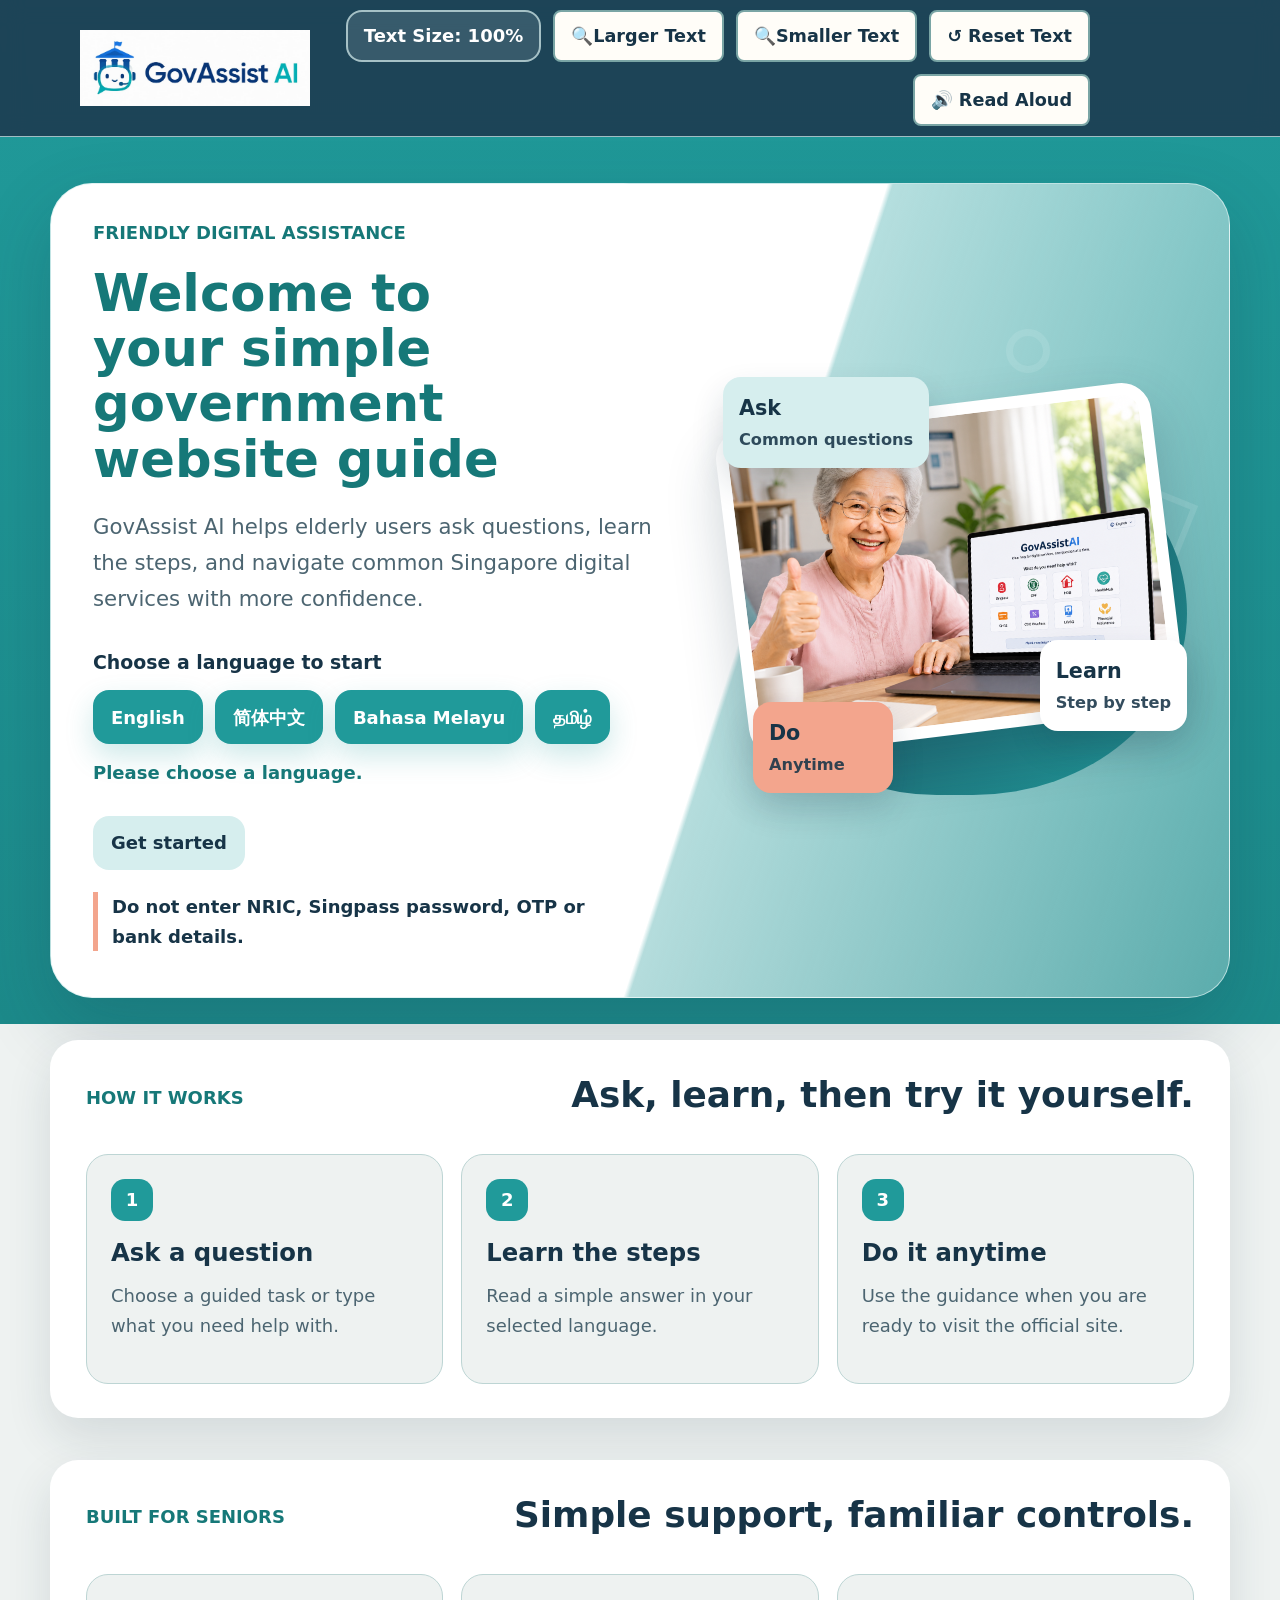
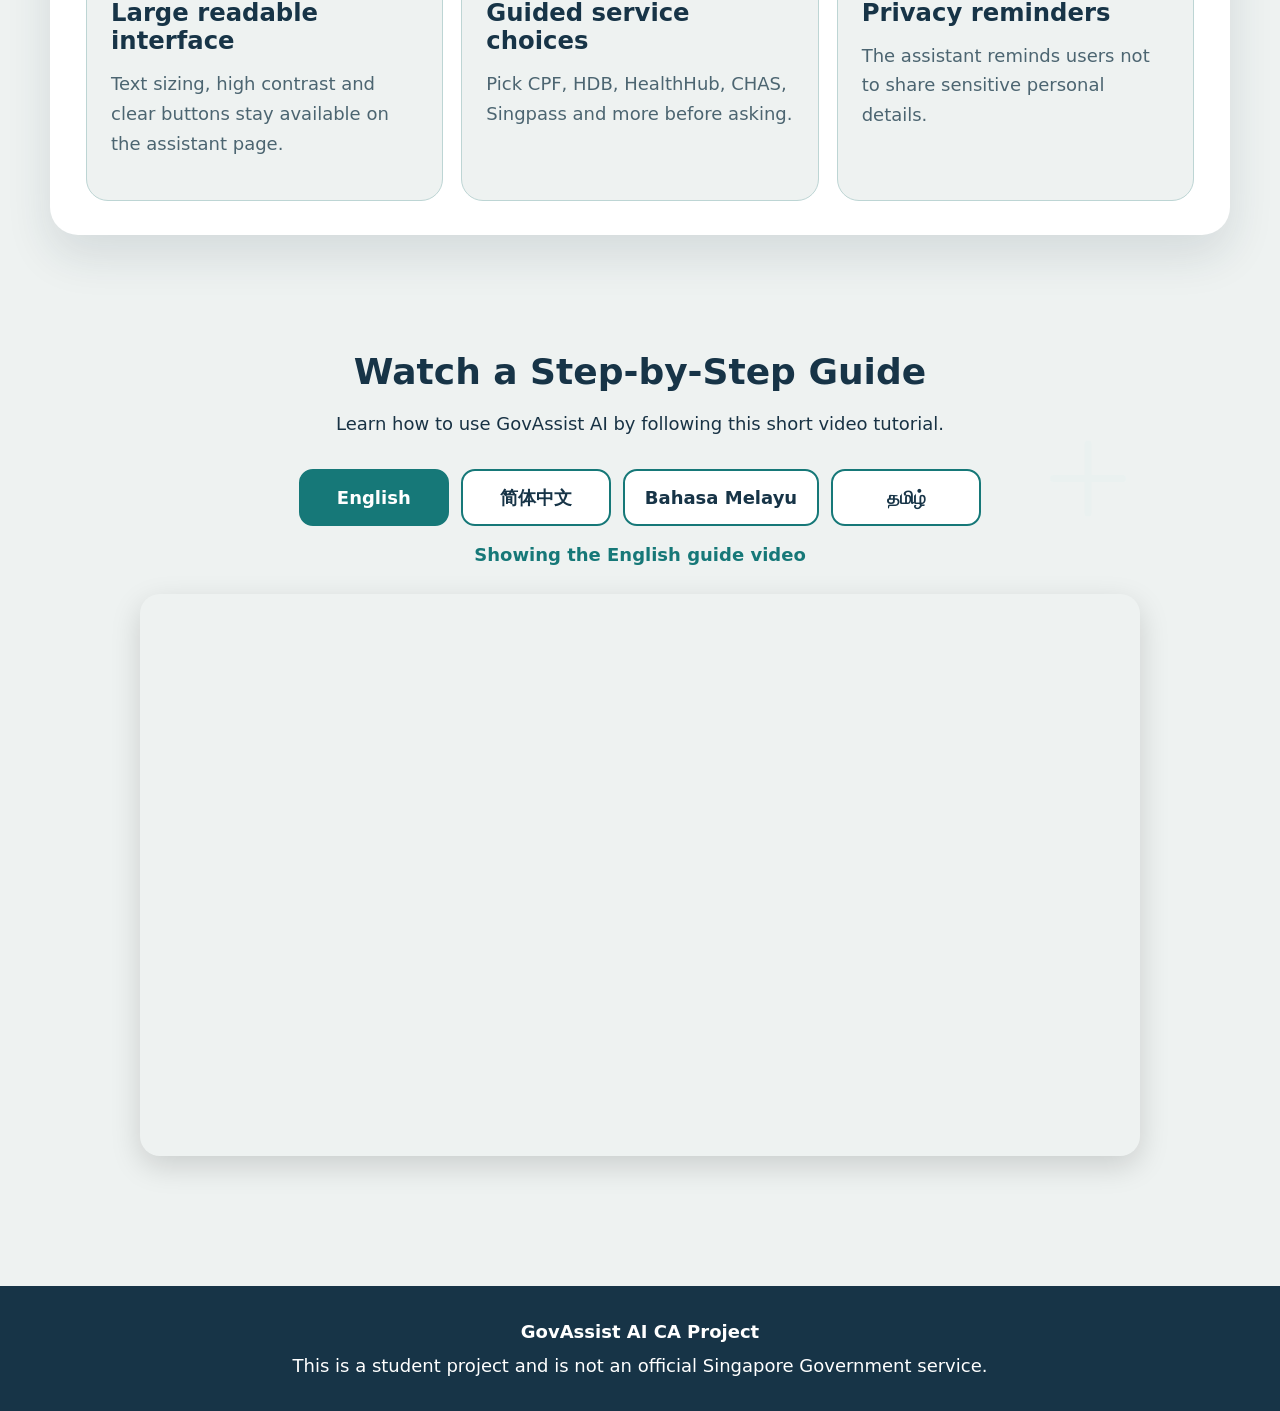
<file: index.html>
<!DOCTYPE html>
<html lang="en">
<head>
  <meta charset="UTF-8">
  <meta
    name="viewport"
    content="width=device-width, initial-scale=1.0"
  >
  <title>GovAssist AI | Simple Government Website Guidance</title>
  <link rel="icon" type="image/jpeg" href="assets/govassist-logo.jpg">
  <link rel="stylesheet" href="style.css">
</head>

<body class="landing-page">
  <header class="main-header landing-app-header">
    <div class="header-inner">
      <a
        class="brand"
        href="#top"
        aria-label="GovAssist AI home"
      >
        <img
          class="brand-logo"
          src="assets/govassist-logo.jpg"
          alt="GovAssist AI logo"
          onerror="this.hidden=true; this.nextElementSibling.hidden=false;"
        >
        <span class="logo-fallback" hidden></span>
      </a>

      <details class="header-accessibility-slot landing-accessibility-panel" aria-label="Homepage accessibility controls">
        <summary data-landing-i18n="displayOptions">Display Options</summary>
        <div class="landing-header-actions">
          <div class="button-row toolbar-actions landing-toolbar-row landing-text-row">
            <span id="landingTextSize" class="text-size-status">Text Size: 100%</span>
            <button id="landingIncreaseText" type="button">🔍Larger Text</button>
            <button id="landingDecreaseText" type="button">🔍Smaller Text</button>
            <button id="landingResetText" type="button">↺ Reset Text</button>
          </div>

          <div class="button-row toolbar-actions landing-toolbar-row landing-speech-row">
            <button id="landingReadAloud" type="button">🔊 Read Aloud</button>
            <button id="landingPauseReadAloud" type="button" hidden>⏸ Pause</button>
            <button id="landingContinueReadAloud" type="button" hidden>▶ Continue</button>
            <button id="landingStopReadAloud" type="button" hidden>⏹ Stop</button>
          </div>
        </div>
      </details>
    </div>
  </header>

  <main id="top" class="landing-canvas">
    <div class="page-content">
      <div class="landing-shape landing-shape-circle"></div>
      <div class="landing-shape landing-shape-square"></div>
      <div class="landing-shape landing-shape-plus"></div>

      <section class="landing-shell" aria-labelledby="landingHeading">
        <div class="landing-hero-grid">
          <div class="landing-copy">
            <p class="landing-eyebrow" data-landing-i18n="eyebrow">
              Friendly digital assistance
            </p>

            <h1 id="landingHeading">
              <span data-landing-i18n="headingLineOne">Welcome to your simple</span>
              <span data-landing-i18n="headingLineTwo">government website guide</span>
            </h1>

            <p data-landing-i18n="heroDescription">
              GovAssist AI helps elderly users ask questions, learn the steps,
              and navigate common Singapore digital services with more confidence.
            </p>

            <div id="language" class="landing-language-panel">
              <p class="landing-panel-title" data-landing-i18n="languageTitle">
                Choose a language to start
              </p>

              <div class="landing-language-actions">
                <button type="button" data-landing-language="English">English</button>
                <button type="button" data-landing-language="Simplified Chinese">&#31616;&#20307;&#20013;&#25991;</button>
                <button type="button" data-landing-language="Bahasa Melayu">Bahasa Melayu</button>
                <button type="button" data-landing-language="Tamil">&#2980;&#2990;&#3007;&#2996;&#3021;</button>
              </div>

              <p id="landingSelectedLanguage" class="landing-selected-setting">
                Please choose a language.
              </p>
            </div>

            <a
              id="landingStartButton"
              class="landing-main-action landing-start-action is-disabled"
              href="#language"
              aria-disabled="true"
              data-landing-i18n="startButton"
            >
              Get started
            </a>

            <p class="landing-safety-note" data-landing-i18n="safetyNote">
              Do not enter NRIC, Singpass password, OTP or bank details.
            </p>
          </div>

          <div class="landing-phone-scene" aria-hidden="true">
            <div class="landing-blob"></div>

            <div class="landing-photo-card landing-carousel" data-landing-carousel>
              <img
                class="landing-carousel-slide is-active"
                src="assets/hero-elderly-laptop.png"
                alt="Elderly woman using GovAssist AI on a laptop"
              >
              <img
                class="landing-carousel-slide"
                src="assets/hero-elderly-phone.png"
                alt="Elderly couple using GovAssist AI on a phone"
              >
              <img
                class="landing-carousel-slide"
                src="assets/hero-elderly-success.png"
                alt="Elderly couple smiling after completing a service with GovAssist AI"
              >
            </div>

            <div class="floating-card floating-card-one">
              <strong data-landing-i18n="floatAskTitle">Ask</strong>
              <span data-landing-i18n="floatAskText">Common questions</span>
            </div>

            <div class="floating-card floating-card-two">
              <strong data-landing-i18n="floatLearnTitle">Learn</strong>
              <span data-landing-i18n="floatLearnText">Step by step</span>
            </div>

            <div class="floating-card floating-card-three">
              <strong data-landing-i18n="floatDoTitle">Do</strong>
              <span data-landing-i18n="floatDoText">Anytime</span>
            </div>
          </div>
        </div>
      </section>

      <section
        id="how-it-works"
        class="landing-info-section"
        aria-labelledby="howHeading"
      >
        <div class="landing-section-inner">
          <div class="landing-section-heading">
            <p class="landing-eyebrow" data-landing-i18n="howEyebrow">How it works</p>
            <h2 id="howHeading" data-landing-i18n="howTitle">Ask, learn, then try it yourself.</h2>
          </div>

          <div class="landing-step-grid">
            <article>
              <span>1</span>
              <h3 data-landing-i18n="stepAskTitle">Ask a question</h3>
              <p data-landing-i18n="stepAskText">Choose a guided task or type what you need help with.</p>
            </article>

            <article>
              <span>2</span>
              <h3 data-landing-i18n="stepLearnTitle">Learn the steps</h3>
              <p data-landing-i18n="stepLearnText">Read a simple answer in your selected language.</p>
            </article>

            <article>
              <span>3</span>
              <h3 data-landing-i18n="stepDoTitle">Do it anytime</h3>
              <p data-landing-i18n="stepDoText">Use the guidance when you are ready to visit the official site.</p>
            </article>
          </div>
        </div>
      </section>

      <section
        id="features"
        class="landing-info-section landing-feature-section"
        aria-labelledby="featureHeading"
      >
        <div class="landing-section-inner">
          <div class="landing-section-heading">
            <p class="landing-eyebrow" data-landing-i18n="featuresEyebrow">Built for seniors</p>
            <h2 id="featureHeading" data-landing-i18n="featuresTitle">Simple support, familiar controls.</h2>
          </div>

          <div class="landing-feature-grid">
            <article>
              <h3 data-landing-i18n="featureReadableTitle">Large readable interface</h3>
              <p data-landing-i18n="featureReadableText">Text sizing, high contrast and clear buttons stay available on the assistant page.</p>
            </article>

            <article>
              <h3 data-landing-i18n="featureGuidedTitle">Guided service choices</h3>
              <p data-landing-i18n="featureGuidedText">Pick CPF, HDB, HealthHub, CHAS, Singpass and more before asking.</p>
            </article>

            <article>
              <h3 data-landing-i18n="featurePrivacyTitle">Privacy reminders</h3>
              <p data-landing-i18n="featurePrivacyText">The assistant reminds users not to share sensitive personal details.</p>
            </article>
          </div>
        </div>
      </section>

      <section class="video-guide">
        <div class="container">
            <h2 data-landing-i18n="videoGuideTitle">Watch a Step-by-Step Guide</h2>
            <p data-landing-i18n="videoGuideDescription">
                Learn how to use GovAssist AI by following this short video tutorial.
            </p>

            <div
              class="video-language-tabs"
              role="tablist"
              aria-label="Choose tutorial video language"
              data-landing-i18n-aria-label="videoLanguageLabel"
            >
              <button type="button" role="tab" data-video-language="English" aria-selected="true">
                English
              </button>
              <button type="button" role="tab" data-video-language="Simplified Chinese" aria-selected="false">
                简体中文
              </button>
              <button type="button" role="tab" data-video-language="Bahasa Melayu" aria-selected="false">
                Bahasa Melayu
              </button>
              <button type="button" role="tab" data-video-language="Tamil" aria-selected="false">
                தமிழ்
              </button>
            </div>

            <p id="videoLanguageStatus" class="video-language-status" aria-live="polite">
              Showing the English guide video
            </p>

            <div class="video-wrapper">
                <iframe
                    id="guideVideoFrame"
                    src="https://share.synthesia.io/embeds/videos/c1646c0a-4f10-49a1-a0da-fef4b2da27f3"
                    loading="lazy"
                    title="GovAssist AI Tutorial"
                    allowfullscreen
                    allow="encrypted-media; fullscreen; microphone; screen-wake-lock;">
                </iframe>
            </div>
        </div>
    </section>
    </div>
  </main>

  <footer class="landing-footer">
    <p><strong data-landing-i18n="footerTitle">GovAssist AI FA Project</strong></p>
    <p data-landing-i18n="footerText">This is a student project and is not an official Singapore Government service.</p>
  </footer>

  <script src="landing.js"></script>
</body>
</html>
</file>
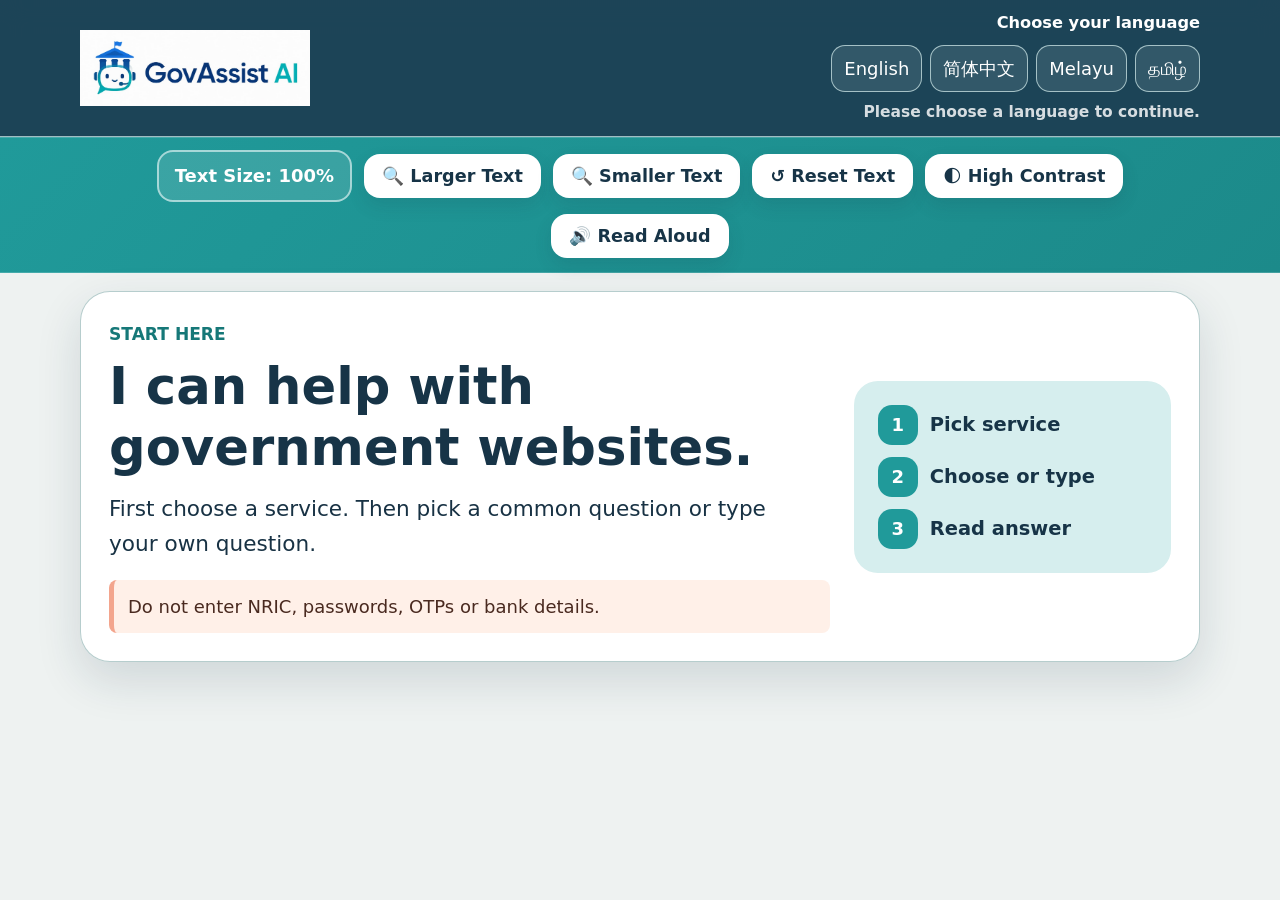
<file: chat.html>
<!DOCTYPE html>
<html lang="en">
<head>
  <meta charset="UTF-8">
  <meta
    name="viewport"
    content="width=device-width, initial-scale=1.0"
  >
  <title>GovAssist AI Chat</title>
  <link rel="icon" type="image/jpeg" href="assets/govassist-logo.jpg">
  <link rel="stylesheet" href="style.css">
</head>

<body class="chat-page">
  <header class="main-header chat-app-header">
    <div class="header-inner">
      <a
        class="brand"
        href="index.html"
        aria-label="GovAssist AI home"
        data-i18n-attr="aria-label:brandHomeAria"
      >
        <img
          class="brand-logo"
          src="assets/govassist-logo.jpg"
          alt="GovAssist AI logo"
          onerror="this.hidden=true; this.nextElementSibling.hidden=false;"
        >
        <span class="logo-fallback" hidden></span>
      </a>

      <div class="header-language-switch" id="language" aria-labelledby="languageHeading">
        <span id="languageHeading" data-i18n="languageTitle">Choose your language</span>

        <div class="language-buttons">
          <button type="button" data-language="English" aria-pressed="false">
            English
          </button>

          <button type="button" data-language="Simplified Chinese" aria-pressed="false">
            &#31616;&#20307;&#20013;&#25991;
          </button>

          <button type="button" data-language="Bahasa Melayu" aria-pressed="false">
            Melayu
          </button>

          <button type="button" data-language="Tamil" aria-pressed="false">
            &#2980;&#2990;&#3007;&#2996;&#3021;
          </button>
        </div>

        <p id="selectedLanguage" class="selected-setting">
          Please choose a language to continue.
        </p>
      </div>
    </div>
  </header>

  <details class="header-accessibility-banner chat-accessibility-panel" aria-label="Accessibility controls">
    <summary data-i18n="displayOptions">Display Options</summary>
    <div class="button-row toolbar-actions header-accessibility-actions">
      <span id="chatTextSize" class="text-size-status">Text Size: 100%</span>
      <button id="increaseText" type="button" data-i18n="largerText" data-i18n-icon="🔍">
        🔍 Larger Text
      </button>

      <button id="decreaseText" type="button" data-i18n="smallerText" data-i18n-icon="🔍">
        🔍 Smaller Text
      </button>

      <button id="resetText" type="button" data-i18n="resetText" data-i18n-icon="↺">
        ↺ Reset Text
      </button>

      <button id="contrastButton" type="button" aria-pressed="false" data-i18n="highContrast" data-i18n-icon="🌓">
        🌓 High Contrast
      </button>

      <button id="readAloud" type="button" data-i18n="readAloud" data-i18n-icon="🔊">
        🔊 Read Aloud
      </button>
    </div>

    <div class="button-row toolbar-actions speech-control-row" hidden>
      <button id="pauseReadAloud" type="button" hidden>
        ⏸️ Pause
      </button>

      <button id="continueReadAloud" type="button" hidden>
        ▶️ Continue
      </button>

      <button id="stopReadAloud" type="button" hidden>
        🛑 Stop
      </button>
    </div>
  </details>

  <main id="top" class="chat-app-main">
    <div class="page-content">
      <section
        id="chatIntro"
        class="chat-intro-section"
        aria-labelledby="chatIntroHeading"
      >
        <div class="content-wide chat-intro-layout">
          <div>
            <p class="section-label" data-i18n="heroLabel">Start here</p>
            <h1 id="chatIntroHeading" data-i18n="assistantIntroTitle">
              I can help with government websites.
            </h1>
            <p class="hero-description" data-i18n="assistantIntroDescription">
              First choose a service. Then pick a common question or type your own question.
            </p>
            <p class="reassurance" data-i18n="heroReassurance">
              Do not enter NRIC, passwords, OTPs or bank details.
            </p>

            <button
              id="startAssistant"
              type="button"
              class="start-assistant-button"
              data-i18n="assistantIntroButton"
            >
              Get started
            </button>
          </div>

          <div class="chat-intro-card" aria-hidden="true">
            <span>1</span>
            <strong data-i18n="introPickService">Pick service</strong>
            <span>2</span>
            <strong data-i18n="introChooseQuestion">Choose or type</strong>
            <span>3</span>
            <strong data-i18n="introReadAnswer">Read answer</strong>
          </div>
        </div>
      </section>

      <section
        id="services"
        class="services-section"
        aria-labelledby="servicesHeading"
      >
        <div class="content-wide">
          <div class="simple-back-row">
            <!-- Back to Start returns elderly users to the first start panel. -->
            <button
              id="backToStart"
              type="button"
              class="simple-back-button"
              data-i18n="backToStart"
            >
              Back to Start
            </button>
          </div>

          <div class="section-header">
            <div>
              <p class="section-label" data-i18n="servicesLabel">Step 1</p>
              <h2 id="servicesHeading" data-i18n="servicesTitle">Pick a service</h2>
            </div>
            <p data-i18n="servicesDescription">
              Choose the government service you need help with.
            </p>
          </div>

          <div class="service-grid">
            <button class="service-card" type="button" data-service="CPF" aria-pressed="false">
              <span class="service-icon service-logo-icon" aria-hidden="true">
                <img src="assets/cpf%20logo.png" alt="">
              </span>
              <span class="service-name">CPF</span>
              <span class="service-description" data-service-description="CPF">
                CPF balances and savings
              </span>
            </button>

          <button class="service-card" type="button" data-service="HDB" aria-pressed="false">
            <span class="service-icon service-logo-icon" aria-hidden="true">
              <img src="assets/HDB.png" alt="">
            </span>
            <span class="service-name">HDB</span>
            <span class="service-description" data-service-description="HDB">
              Housing and flat matters
            </span>
          </button>

          <button class="service-card" type="button" data-service="HealthHub" aria-pressed="false">
            <span class="service-icon service-logo-icon" aria-hidden="true">
              <img src="assets/healthhub.png" alt="">
            </span>
            <span class="service-name">HealthHub</span>
            <span class="service-description" data-service-description="HealthHub">
              Appointments and records
            </span>
          </button>

          <button class="service-card" type="button" data-service="CHAS" aria-pressed="false">
            <span class="service-icon service-logo-icon" aria-hidden="true">
              <img src="assets/CHAS.png" alt="">
            </span>
            <span class="service-name">CHAS</span>
            <span class="service-description" data-service-description="CHAS">
              Healthcare subsidies
            </span>
          </button>

          <button class="service-card" type="button" data-service="CDC Vouchers" aria-pressed="false">
            <span class="service-icon service-logo-icon" aria-hidden="true">
              <img src="assets/cdc%20voucher.png" alt="">
            </span>
            <span class="service-name">CDC Vouchers</span>
            <span class="service-description" data-service-description="CDC Vouchers">
              Claim and use vouchers
            </span>
          </button>

          <button class="service-card" type="button" data-service="LifeSG" aria-pressed="false">
            <span class="service-icon service-logo-icon" aria-hidden="true">
              <img src="assets/LifeSG.png" alt="">
            </span>
            <span class="service-name">LifeSG</span>
            <span class="service-description" data-service-description="LifeSG">
              Benefits and services
            </span>
          </button>

          <button class="service-card" type="button" data-service="Singpass" aria-pressed="false">
            <span class="service-icon service-logo-icon" aria-hidden="true">
              <img src="assets/singpass.png" alt="">
            </span>
            <span class="service-name">Singpass</span>
            <span class="service-description" data-service-description="Singpass">
              Login and account safety
            </span>
          </button>

          <button class="service-card" type="button" data-service="Financial Assistance" aria-pressed="false">
            <span class="service-icon service-logo-icon" aria-hidden="true">
              <img src="assets/Financial%20Assistance.png" alt="">
            </span>
            <span class="service-name">Financial Assistance</span>
            <span class="service-description" data-service-description="Financial Assistance">
              Household support schemes
            </span>
          </button>
        </div>

          <!-- Common Words Explained sits on Pick Service so users can learn words before asking the chatbot. -->
          <section
            class="common-words-section"
            aria-labelledby="commonWordsHeading"
          >
            <div class="common-words-heading">
              <h3 id="commonWordsHeading">Common Words Explained</h3>
              <p id="commonWordsInstruction">Tap a word to see what it means.</p>
            </div>

            <div
              id="commonWordsList"
              class="common-words-list"
              aria-label="Common words"
            ></div>

            <div
              id="commonWordsExplanation"
              class="common-words-explanation"
              aria-live="polite"
              hidden
            ></div>
          </section>

          <button
            id="chooseAnotherServiceTop"
            type="button"
            class="service-back-button"
            data-i18n="chooseAnotherServiceBack"
            hidden
          >
            &larr; Choose another service
          </button>
        </div>
      </section>

    <section
      id="guidedOptionsPanel"
      class="guided-options-panel"
      aria-labelledby="guidedOptionsTitle"
      hidden
    >
      <div class="content-wide">
        <div class="simple-back-row">
          <!-- Back to Services shows the service choices again. -->
          <button
            id="backToServicesFromQuestions"
            type="button"
            class="simple-back-button"
            data-i18n="backToServices"
          >
            Back to Services
          </button>
        </div>

        <div class="guided-options-heading">
          <div>
            <p id="guidedOptionsEyebrow" class="guided-options-label">
              Step 2
            </p>

            <h2 id="guidedOptionsTitle">
              What do you need help with?
            </h2>

            <p id="guidedOptionsDescription">
              Pick a question below, or type your own question about this service.
            </p>
          </div>

        </div>

        <div id="guidedOptionsList" class="guided-options-list"></div>

        <div class="guided-options-actions">
          <button
            id="chooseAnotherService"
            type="button"
            class="guided-secondary-button"
          >
            Choose another service
          </button>

          <button
            id="guidedOtherQuestion"
            type="button"
            class="guided-secondary-button"
          >
            Type my own question
          </button>
        </div>
      </div>
    </section>

    <section id="chat" class="chat-section" aria-labelledby="chatHeading">
      <div class="content-wide">
        <div class="simple-back-row">
          <!-- Back to Questions reopens the question choices for the selected service. -->
          <button
            id="backToQuestions"
            type="button"
            class="simple-back-button"
            data-i18n="backToQuestions"
          >
            Back to Questions
          </button>

          <!-- Back to Services returns to the service selection screen. -->
          <button
            id="backToServicesFromChat"
            type="button"
            class="simple-back-button"
            data-i18n="backToServices"
          >
            Back to Services
          </button>
        </div>

        <div class="chat-heading">
          <div>
            <p class="section-label" data-i18n="chatLabel">Step 3</p>
            <h2 id="chatHeading" data-i18n="chatTitle">Ask GovAssist AI</h2>
            <p data-i18n="chatDescription">
              Ask about the service you picked. Read the answer here.
            </p>
          </div>

          <button id="newConversation" type="button" class="secondary-button">
            <span data-i18n="newConversation">New Conversation</span>
          </button>
        </div>

        <aside
          class="privacy-banner"
          aria-label="Privacy reminder"
          data-i18n-attr="aria-label:privacyAria"
        >
          <strong data-i18n="privacyTitle">Protect your information</strong>
          <p data-i18n="privacyDescription">
            Please do not enter your NRIC, Singpass password, OTP,
            bank details or card details.
          </p>
        </aside>

        <div class="chat-container">
          <div
            id="chatMessages"
            class="chat-messages"
            aria-live="polite"
            aria-label="GovAssist conversation"
            data-i18n-attr="aria-label:chatMessagesAria"
          ></div>

          <p id="chatStatus" class="chat-status" aria-live="polite"></p>

          <section
            id="guidedFollowUpPanel"
            class="guided-follow-up-panel"
            aria-labelledby="guidedFollowUpTitle"
            hidden
          >
            <h3 id="guidedFollowUpTitle">
              What would you like to do next?
            </h3>

            <div class="guided-follow-up-actions">
              <button id="moreGuidedHelp" type="button" class="guided-action-button">
                More help with this service
              </button>

              <button id="followUpChooseService" type="button" class="guided-action-button">
                Choose another service
              </button>

              <button id="followUpTypeQuestion" type="button" class="guided-action-button">
                Type my own question
              </button>
            </div>
          </section>

          <form id="chatForm" class="chat-form">
            <label for="chatInput" data-i18n="chatInputLabel">Type your question</label>

            <div class="chat-input-row">
              <textarea
                id="chatInput"
                rows="2"
                maxlength="1000"
                placeholder="For example: How do I apply for CHAS?"
                data-i18n-attr="placeholder:chatInputPlaceholder"
                required
              ></textarea>


              <!-- Voice input lets users speak instead of typing their question. -->
              <button
                id="voiceInputButton"
                type="button"
                class="voice-input-button"
                aria-pressed="false"
                data-i18n="voiceInput"
              >
                Speak
              </button>
              <button id="sendButton" type="submit" class="send-button">
                <span data-i18n="send">Send</span>
              </button>
            </div>

            <p class="input-help" data-i18n="inputHelp">
              Press Enter to send. Press Shift + Enter for a new line.
            </p>
          </form>
        </div>

        <section
          id="feedbackPanel"
          class="feedback-panel"
          hidden
          aria-labelledby="feedbackHeading"
        >
          <h3 id="feedbackHeading" data-i18n="feedbackTitle">Was this answer helpful?</h3>

          <p data-i18n="feedbackDescription">
            Your feedback helps us make GovAssist clearer and easier
            for elderly users.
          </p>

          <div class="feedback-buttons">
            <button type="button" data-helpful="Yes" data-i18n="feedbackYes">
              Yes, helpful
            </button>

            <button type="button" data-helpful="Partly" data-i18n="feedbackPartly">
              Partly helpful
            </button>

            <button type="button" data-helpful="No" data-i18n="feedbackNo">
              Not helpful
            </button>

            <button id="detailedFeedback" type="button" class="detailed-feedback-button">
              <span data-i18n="feedbackDetailed">Give Detailed Feedback</span>
            </button>
          </div>
        </section>
      </div>
    </section>
  </main>

  <script src="script.js"></script>
</body>
</html>
</file>
<file: style.css>
:root {
  --primary: #173b6c;
  --primary-dark: #0f2a4e;
  --primary-soft: #e8f0f7;
  --teal: #177364;
  --teal-dark: #0d564a;
  --background: #f7f5ef;
  --section: #eef3f7;
  --surface: #ffffff;
  --text: #1d2633;
  --muted: #536273;
  --border: #c8d4df;
  --border-strong: #91a8ba;
  --warning: #fff4d6;
  --warning-border: #c88718;
  --danger-text: #5a3b00;
  --shadow: 0 8px 20px rgba(23, 59, 108, 0.08);
  --base-font-size: 18px;
  --user-font-size: var(--base-font-size);
  --ui-font:
    system-ui,
    -apple-system,
    "Segoe UI",
    "Nirmala UI",
    "Noto Sans",
    "Noto Sans CJK SC",
    "Noto Sans Tamil",
    "Microsoft YaHei",
    "Microsoft JhengHei",
    "Latha",
    Arial,
    sans-serif;
  --content-wide: 1120px;
  --content-narrow: 880px;
}

* {
  box-sizing: border-box;
}

html {
  scroll-behavior: smooth;
  font-size: var(--user-font-size);
}

body {
  min-width: 0;
  margin: 0;
  color: var(--text);
  background: var(--background);
  font-family: var(--ui-font);
  line-height: 1.65;
  font-weight: 400;
}

body,
button,
input,
textarea,
select,
a,
.service-card,
.message-bubble,
.guided-options-panel,
.guided-follow-up-panel,
.feedback-panel {
  font-family: var(--ui-font);
}

button,
input,
textarea,
select,
a {
  font-size: inherit;
  line-height: inherit;
}

button,
a {
  min-height: 48px;
}

button {
  cursor: pointer;
}

button:disabled {
  cursor: not-allowed;
  opacity: 0.45;
  filter: grayscale(0.2);
}

a {
  color: var(--primary);
  text-underline-offset: 0.18em;
}

button:focus-visible,
a:focus-visible,
textarea:focus-visible {
  outline: 4px solid #f4b400;
  outline-offset: 3px;
}

p,
h1,
h2,
h3 {
  overflow-wrap: anywhere;
}

p {
  margin: 0 0 1rem;
}

h1,
h2,
h3 {
  margin: 0 0 0.75rem;
  color: var(--primary-dark);
  line-height: 1.18;
  letter-spacing: 0;
  font-weight: 700;
}

h1 {
  max-width: 820px;
  font-size: clamp(2rem, 4vw, 3.15rem);
}

h2 {
  font-size: clamp(1.55rem, 2.8vw, 2.15rem);
}

h3 {
  font-size: 1.35rem;
}

.content-wide,
.content-narrow {
  width: min(100% - 32px, var(--content-wide));
  margin-inline: auto;
}

.content-narrow {
  width: min(100% - 32px, var(--content-narrow));
}

.page-content {
  --page-content-scale: 100%;
}

.main-header {
  z-index: 20;
  background: var(--surface);
  border-bottom: 1px solid var(--border);
}

.header-inner {
  display: flex;
  flex-wrap: wrap;
  align-items: center;
  justify-content: space-between;
  gap: 20px;
  width: min(100% - 32px, var(--content-wide));
  min-height: 78px;
  margin-inline: auto;
  padding: 10px 0;
}

[hidden] {
    display: none !important;
}

.brand {
  display: inline-flex;
  flex: 0 0 auto;
  align-items: center;
  gap: 12px;
  color: inherit;
  text-decoration: none;
}

.brand-icon {
  display: grid;
  flex: 0 0 auto;
  place-items: center;
  width: 48px;
  height: 48px;
  border-radius: 8px;
  color: #ffffff;
  background: var(--primary);
  font-size: 1rem;
  font-weight: 700;
  letter-spacing: 0;
}

.brand-logo {
  display: block;
  width: min(260px, 42vw);
  height: auto;
  border-radius: 10px;
  background: #ffffff;
}

.brand-title,
.brand-description {
  display: block;
}

.brand-title {
  color: var(--primary-dark);
  font-size: 1.3rem;
  font-weight: 700;
  line-height: 1.15;
}

.brand-description {
  color: var(--muted);
  font-size: 0.95rem;
  line-height: 1.35;
}

nav {
  display: flex;
  flex-wrap: wrap;
  justify-content: flex-end;
  gap: 8px;
}

nav a {
  display: inline-flex;
  align-items: center;
  justify-content: center;
  padding: 10px 14px;
  border-radius: 8px;
  color: var(--primary-dark);
  font-weight: 600;
  text-decoration: none;
}

nav a:hover {
  background: var(--primary-soft);
  text-decoration: underline;
}

.hero {
  padding: 38px 0 30px;
  background: var(--surface);
  border-bottom: 1px solid var(--border);
}

.hero-content {
  display: grid;
  gap: 10px;
}

.section-label {
  margin: 0 0 8px;
  color: var(--teal-dark);
  font-size: 0.95rem;
  font-weight: 700;
  text-transform: uppercase;
}

.hero-description {
  max-width: 700px;
  color: var(--text);
  font-size: 1.18rem;
}

.primary-link,
.secondary-button,
.button-row button,
.send-button,
.feedback-buttons button {
  display: inline-flex;
  align-items: center;
  justify-content: center;
  min-height: 48px;
  padding: 12px 20px;
  border-radius: 8px;
  font-weight: 700;
  line-height: 1.25;
}

.primary-link {
  color: #ffffff;
  background: var(--teal);
  text-decoration: none;
}

.primary-link:hover {
  background: var(--teal-dark);
}

.reassurance {
  max-width: 760px;
  margin: 0;
  color: var(--muted);
  font-size: 1rem;
}

.accessibility-section,
.language-section,
.services-section,
.guided-options-panel,
.chat-section,
.safety-section {
  padding: 34px 0;
}

.accessibility-section {
  padding: 16px 0;
  background: #eef3f7;
  border-bottom: 1px solid var(--border);
}

.language-section {
  background: var(--surface);
  border-bottom: 1px solid var(--border);
}

.accessibility-section > *,
.language-section > * {
  width: min(100% - 32px, var(--content-wide));
  margin-inline: auto;
}

.accessibility-toolbar {
  display: grid;
  gap: 12px;
}

.toolbar-heading {
  display: flex;
  flex-wrap: wrap;
  align-items: baseline;
  gap: 10px 18px;
}

.toolbar-heading h2 {
  margin: 0;
  font-size: 1.1rem;
}

.toolbar-heading .section-label {
  margin: 0;
}

.toolbar-actions {
  gap: 8px;
}

.toolbar-actions button {
  min-height: 52px;
  padding: 12px 16px;
  font-size: 0.98rem;
}

.section-header {
  display: flex;
  align-items: end;
  justify-content: space-between;
  gap: 28px;
  margin-bottom: 20px;
}

.section-header > p {
  max-width: 430px;
  margin-bottom: 0;
  color: var(--muted);
}

.button-row {
  display: flex;
  flex-wrap: wrap;
  gap: 12px;
}

.button-row button,
.secondary-button {
  border: 2px solid var(--border-strong);
  color: var(--primary-dark);
  background: var(--surface);
}

.button-row button:hover,
.secondary-button:hover {
  border-color: var(--primary);
  color: #ffffff;
  background: var(--primary);
}

.button-row button:disabled,
.toolbar-actions button:disabled {
  border-color: #c0c7d1;
  color: #6f7782;
  background: #d9dee5;
  box-shadow: none;
}

.language-buttons button.is-selected {
  border-color: var(--teal);
  color: #ffffff;
  background: var(--teal);
  box-shadow: 0 0 0 3px rgba(23, 115, 100, 0.12);
}

.selected-setting {
  margin: 14px 0 0;
  color: var(--teal-dark);
  font-weight: 700;
}

.services-section {
  background: var(--background);
}

body.stage-language .services-section,
body.stage-language .guided-options-panel,
body.stage-language .chat-section,
body.stage-service .guided-options-panel,
body.stage-service .chat-section,
body.stage-task .chat-section,
body.stage-answer .services-section {
  display: none;
}

.service-grid {
  display: grid;
  grid-template-columns: repeat(2, minmax(0, 1fr));
  gap: 12px;
  max-width: 860px;
}

.services-section.has-service-selected .section-header {
  margin-bottom: 12px;
}

.services-section.has-service-selected .section-header > p {
  display: none;
}

.services-section.has-service-selected .service-grid {
  display: block;
  max-width: 520px;
}

.services-section.has-service-selected .service-card:not(.is-selected) {
  display: none;
}

.common-words-section {
  max-width: 860px;
  margin-top: 24px;
  padding: 22px;
  border: 2px solid var(--border);
  border-radius: 16px;
  background: #f4fbff;
}

.common-words-heading h3 {
  margin-bottom: 6px;
  color: var(--primary-dark);
  font-size: 1.45rem;
  line-height: 1.25;
}

.common-words-heading p {
  margin: 0 0 16px;
  color: var(--muted);
  font-size: 1.05rem;
  line-height: 1.5;
}

.common-words-list {
  display: flex;
  flex-wrap: wrap;
  gap: 12px;
}

.common-word-button {
  min-height: 48px;
  padding: 11px 16px;
  border: 2px solid var(--border-strong);
  border-radius: 999px;
  color: var(--primary-dark);
  background: var(--surface);
  font-size: 1rem;
  font-weight: 800;
  line-height: 1.25;
}

.common-word-button:hover,
.common-word-button.is-selected {
  border-color: var(--primary);
  color: #ffffff;
  background: var(--primary);
}

.common-words-explanation {
  margin-top: 18px;
  padding: 18px;
  border: 2px solid rgba(35, 214, 208, 0.55);
  border-radius: 16px;
  color: var(--text);
  background: var(--surface);
  font-size: 1.1rem;
  line-height: 1.6;
}

.common-words-explanation[hidden] {
  display: none;
}

.common-words-explanation strong {
  display: block;
  margin-bottom: 6px;
  color: var(--teal-dark);
  font-size: 1.2rem;
}

.common-words-explanation p {
  margin: 0;
}

.service-card {
  display: grid;
  grid-template-columns: auto 1fr;
  gap: 4px 14px;
  align-items: center;
  min-height: 76px;
  padding: 16px;
  border: 2px solid var(--border);
  border-radius: 8px;
  color: var(--text);
  background: var(--surface);
  text-align: left;
  transition: border-color 0.16s ease, box-shadow 0.16s ease;
}

.service-card:hover {
  border-color: var(--teal);
  box-shadow: 0 0 0 3px rgba(23, 115, 100, 0.1);
}

.service-card.is-selected {
  border-color: var(--teal);
  box-shadow: 0 0 0 3px rgba(23, 115, 100, 0.14);
}

.service-card.is-selected .service-icon {
  color: #ffffff;
  background: var(--teal);
}

.service-back-button {
  display: inline-flex;
  align-items: center;
  justify-content: center;
  min-height: 48px;
  margin-top: 14px;
  padding: 11px 16px;
  border: 2px solid var(--border-strong);
  border-radius: 8px;
  color: var(--primary-dark);
  background: var(--surface);
  font-size: 1rem;
  font-weight: 700;
  line-height: 1.25;
}

.service-back-button:hover {
  border-color: var(--primary);
  background: var(--primary-soft);
}

.service-back-button[hidden] {
  display: none;
}

.service-icon {
  display: grid;
  grid-row: span 2;
  place-items: center;
  width: 48px;
  min-height: 48px;
  border-radius: 8px;
  color: var(--primary-dark);
  background: var(--primary-soft);
  font-size: 0.85rem;
  font-weight: 700;
}

.service-logo-icon {
  width: 64px;
  min-height: 64px;
  padding: 8px;
  border: 1px solid rgba(122, 165, 165, 0.45);
  color: inherit;
  background: #ffffff;
  box-shadow: 0 6px 14px rgba(24, 50, 68, 0.08);
}

.service-logo-icon img {
  display: block;
  max-width: 100%;
  max-height: 46px;
  object-fit: contain;
}

.service-name {
  color: var(--primary-dark);
  font-size: 1.16rem;
  font-weight: 700;
  line-height: 1.25;
}

.service-description {
  grid-column: 2;
  color: var(--muted);
  line-height: 1.35;
}

.chat-section {
  background: #eef3f7;
}

.chat-heading {
  display: flex;
  align-items: end;
  justify-content: space-between;
  gap: 22px;
  margin-bottom: 18px;
}

.chat-heading p:last-child {
  max-width: 620px;
  margin-bottom: 0;
  color: var(--muted);
}

.privacy-banner {
  display: grid;
  gap: 4px;
  margin-bottom: 12px;
  padding: 12px 14px;
  border: 1px solid var(--warning-border);
  border-left-width: 6px;
  border-radius: 8px;
  color: var(--danger-text);
  background: var(--warning);
}

.privacy-banner strong {
  font-size: 1.08rem;
}

.privacy-banner p {
  margin: 0;
}

.chat-container {
  border: 1px solid var(--border-strong);
  border-radius: 12px;
  background: var(--surface);
  box-shadow: var(--shadow);
  overflow: hidden;
}

.chat-messages {
  height: 430px;
  padding: 20px;
  overflow-y: auto;
  background: #f8fbfd;
  scrollbar-color: var(--border-strong) transparent;
}

.message-row {
  display: flex;
  gap: 10px;
  margin-bottom: 18px;
}

.message-row.user {
  justify-content: flex-end;
}

.message-row.assistant,
.message-row.system {
  justify-content: flex-start;
}

.message-bubble {
  max-width: min(82%, 760px);
  padding: 15px 18px;
  border-radius: 10px;
  white-space: pre-wrap;
  overflow-wrap: anywhere;
  line-height: 1.7;
}

.listen-answer-button,
.message-actions button {
  min-height: 44px;
  padding: 9px 14px;
  border: 2px solid var(--border-strong);
  border-radius: 8px;
  color: var(--primary-dark);
  background: var(--surface);
  font-size: 0.95rem;
  font-weight: 700;
  line-height: 1.25;
}

.listen-answer-button {
  display: block;
  margin-top: 14px;
}

.listen-answer-button:hover,
.message-actions button:hover {
  border-color: var(--primary);
  background: var(--primary-soft);
}

.message-actions {
  display: flex;
  flex-wrap: wrap;
  gap: 10px;
  margin-top: 14px;
}

.message-bubble.user {
  color: #ffffff;
  background: #16406f;
  border-bottom-right-radius: 4px;
}

.message-bubble.assistant {
  color: var(--text);
  background: var(--surface);
  border: 1px solid #d7e1ea;
  border-bottom-left-radius: 4px;
}

.loading-message {
  color: var(--primary-dark);
  font-weight: 700;
}

.loading-dots {
  display: inline-block;
  min-width: 1.5em;
  animation: loadingPulse 1s steps(4, end) infinite;
}

@keyframes loadingPulse {
  0% {
    opacity: 0.25;
  }

  50% {
    opacity: 1;
  }

  100% {
    opacity: 0.25;
  }
}

.message-bubble.assistant strong {
  display: inline-block;
  margin-top: 0.25rem;
  color: var(--primary-dark);
  font-size: 1.06em;
  font-weight: 700;
}

.message-bubble.system {
  color: var(--danger-text);
  background: var(--warning);
  border: 1px solid var(--warning-border);
  border-bottom-left-radius: 4px;
}

.message-bubble a {
  display: inline;
  min-height: 0;
  color: var(--primary);
  font-weight: 700;
  overflow-wrap: anywhere;
  word-break: break-word;
}

.message-bubble.user a {
  color: #ffffff;
}

.chat-status {
  min-height: 38px;
  margin: 0;
  padding: 8px 24px;
  color: var(--primary-dark);
  background: #ffffff;
  border-top: 1px solid #e1e8ef;
  font-weight: 600;
}

.guided-options-panel,
.guided-follow-up-panel {
  border-top: 1px solid var(--border);
}

.guided-options-panel[hidden],
.guided-follow-up-panel[hidden],
.feedback-panel[hidden] {
  display: none;
}

.guided-options-panel,
.guided-follow-up-panel {
  background: var(--surface);
}

.guided-options-heading {
  display: flex;
  align-items: flex-start;
  justify-content: space-between;
  gap: 18px;
  margin-bottom: 16px;
}

.guided-options-heading > div {
  max-width: 760px;
}

.guided-options-label {
  margin: 0 0 5px;
  color: var(--teal-dark);
  font-size: 0.92rem;
  font-weight: 700;
  text-transform: uppercase;
}

.guided-options-heading h3,
.guided-follow-up-panel h3 {
  margin-bottom: 7px;
  font-size: 1.35rem;
  font-weight: 700;
  line-height: 1.22;
}

.guided-options-heading p:last-child {
  margin-bottom: 0;
  color: var(--muted);
  font-size: 1rem;
  line-height: 1.5;
}

.guided-options-list {
  display: grid;
  grid-template-columns: 1fr;
  gap: 10px;
  max-width: 620px;
}

.guided-option-button {
  min-height: 56px;
  padding: 13px 16px;
  border: 2px solid var(--primary);
  border-radius: 8px;
  color: var(--primary-dark);
  background: var(--surface);
  font-size: 1rem;
  font-weight: 700;
  line-height: 1.35;
  text-align: left;
}

.guided-option-button:hover {
  border-color: var(--teal);
  background: #edf7f4;
}

.guided-options-actions,
.guided-follow-up-actions {
  display: flex;
  flex-wrap: wrap;
  gap: 12px;
  margin-top: 16px;
}

.simple-back-row {
  display: flex;
  flex-wrap: wrap;
  gap: 12px;
  margin-bottom: 18px;
}

.simple-back-button {
  min-height: 48px;
  padding: 11px 16px;
  border: 2px solid var(--border-strong);
  border-radius: 8px;
  color: var(--primary-dark);
  background: var(--surface);
  font-size: 1rem;
  font-weight: 700;
  line-height: 1.25;
}

.simple-back-button:hover {
  border-color: var(--primary);
  background: var(--primary-soft);
}

.guided-secondary-button,
.guided-action-button {
  min-height: 48px;
  padding: 11px 16px;
  border-radius: 8px;
  font-size: 1rem;
  font-weight: 700;
  line-height: 1.25;
}

.guided-secondary-button {
  border: 2px solid var(--border-strong);
  color: var(--primary-dark);
  background: var(--surface);
}

.guided-secondary-button:hover {
  border-color: var(--primary);
  background: var(--primary-soft);
}

.guided-follow-up-panel {
  background: #eef8f4;
  padding: 18px 24px;
}

.guided-action-button {
  border: 2px solid var(--teal);
  color: var(--teal-dark);
  background: var(--surface);
}

.guided-action-button:hover {
  color: #ffffff;
  background: var(--teal);
}

.chat-form {
  padding: 18px 24px 22px;
  background: var(--surface);
  border-top: 1px solid #dce5ed;
}

.chat-form label {
  display: block;
  margin-bottom: 8px;
  color: var(--primary-dark);
  font-size: 1.1rem;
  font-weight: 700;
}

.chat-input-row {
  display: grid;
  grid-template-columns: 1fr auto auto;
  gap: 14px;
  align-items: stretch;
}

.chat-input-row textarea {
  width: 100%;
  min-height: 82px;
  padding: 16px 18px;
  border: 2px solid #a8bac9;
  border-radius: 10px;
  color: var(--text);
  background: #fbfdff;
  line-height: 1.55;
  resize: vertical;
}

.chat-input-row textarea:focus {
  border-color: var(--primary);
  background: #ffffff;
  box-shadow: 0 0 0 4px rgba(23, 59, 108, 0.12);
}

.send-button {
  min-width: 124px;
  border: 0;
  border-radius: 10px;
  color: #ffffff;
  background: var(--teal);
}

/* Voice input button states for normal, hover and active listening. */
.voice-input-button {
  min-width: 112px;
  border: 2px solid var(--teal);
  border-radius: 10px;
  color: var(--teal-dark);
  background: #ffffff;
  font-weight: 800;
}

.voice-input-button:hover {
  background: #eaf7f5;
}

.voice-input-button.is-listening {
  color: #ffffff;
  background: #b83232;
  border-color: #b83232;
}

.send-button:hover {
  background: var(--teal-dark);
}

.send-button:disabled,
.voice-input-button:disabled,
textarea:disabled,
.service-card:disabled,
.language-buttons button:disabled,
.guided-option-button:disabled,
.guided-action-button:disabled,
.guided-secondary-button:disabled {
  opacity: 0.65;
}

.input-help {
  margin: 10px 0 0;
  color: var(--muted);
  font-size: 0.92rem;
}

.feedback-panel {
  margin-top: 20px;
  padding: 22px;
  border: 1px solid var(--border-strong);
  border-radius: 8px;
  background: var(--surface);
}

.feedback-panel h3 {
  margin-bottom: 6px;
}

.feedback-panel p {
  max-width: 720px;
}

.feedback-buttons {
  display: flex;
  flex-wrap: wrap;
  gap: 12px;
  margin-top: 16px;
}

.feedback-buttons button {
  border: 2px solid var(--teal);
  color: var(--teal-dark);
  background: var(--surface);
}

.feedback-buttons button:hover {
  color: #ffffff;
  background: var(--teal);
}

.detailed-feedback-button {
  color: #ffffff !important;
  background: var(--teal) !important;
}

.detailed-feedback-button:hover {
  background: var(--teal-dark) !important;
}

.safety-section {
  background: var(--warning);
  border-top: 1px solid #efd088;
}

.safety-content {
  display: grid;
  grid-template-columns: auto 1fr;
  gap: 18px;
}

.large-icon {
  display: grid;
  place-items: center;
  width: 54px;
  height: 54px;
  border: 3px solid var(--warning-border);
  border-radius: 50%;
  color: var(--danger-text);
  font-size: 1.5rem;
  font-weight: 900;
}

footer {
  padding: 28px 16px;
  color: #ffffff;
  background: #172033;
  text-align: center;
}

footer p {
  margin: 0.25rem auto;
  max-width: 760px;
}

body.high-contrast {
  --primary: #000000;
  --primary-dark: #000000;
  --primary-soft: #ffffff;
  --teal: #000000;
  --teal-dark: #000000;
  --background: #ffffff;
  --section: #ffffff;
  --surface: #ffffff;
  --text: #000000;
  --muted: #000000;
  --border: #000000;
  --border-strong: #000000;
  --warning: #fff200;
  --warning-border: #000000;
  --danger-text: #000000;
  --shadow: none;
}

body.high-contrast .primary-link,
body.high-contrast .send-button,
body.high-contrast .message-bubble.user,
body.high-contrast footer,
body.high-contrast .language-buttons button.is-selected,
body.high-contrast .guided-action-button:hover {
  color: #ffffff;
  background: #000000;
}

body.high-contrast .service-icon,
body.high-contrast .guided-option-button,
body.high-contrast .guided-secondary-button,
body.high-contrast .guided-action-button,
body.high-contrast .simple-back-button,
body.high-contrast .common-word-button,
body.high-contrast .listen-answer-button,
body.high-contrast .message-actions button {
  border-color: #000000;
}

body.high-contrast .common-words-section,
body.high-contrast .common-words-explanation {
  border-color: #000000;
  background: #ffffff;
}

body.high-contrast .common-word-button.is-selected {
  color: #ffffff;
  background: #000000;
}

body.high-contrast .service-card.is-selected {
  outline: 4px solid #000000;
  outline-offset: 2px;
}

@media (prefers-reduced-motion: reduce) {
  *,
  *::before,
  *::after {
    scroll-behavior: auto !important;
    transition-duration: 0.01ms !important;
    animation-duration: 0.01ms !important;
    animation-iteration-count: 1 !important;
  }
}

@media (max-width: 820px) {
  .header-inner,
  .section-header,
  .chat-heading,
  .guided-options-heading {
    align-items: flex-start;
    flex-direction: column;
  }

  nav {
    justify-content: flex-start;
  }

  .hero {
    padding-top: 34px;
  }

  .chat-messages {
    height: 420px;
    padding: 16px;
  }

  .message-bubble {
    max-width: 92%;
  }

  .chat-input-row {
    grid-template-columns: 1fr;
  }

  .voice-input-button,
  .send-button {
    width: 100%;
  }

  .guided-options-list {
    grid-template-columns: 1fr;
  }
}

@media (max-width: 640px) {
  .service-grid {
    grid-template-columns: 1fr;
  }
}

@media (max-width: 420px) {
  .content-wide,
  .content-narrow,
  .header-inner,
  .accessibility-section > *,
  .language-section > * {
    width: min(100% - 24px, var(--content-wide));
  }

  h1 {
    font-size: 2rem;
  }

  .brand-description {
    display: none;
  }

  nav a {
    padding-inline: 10px;
  }

  .button-row button,
  .feedback-buttons button,
  .primary-link,
  .secondary-button,
  .guided-secondary-button,
  .guided-action-button {
    width: 100%;
  }

  .service-grid {
    grid-template-columns: 1fr;
  }

  .service-card {
    min-height: 64px;
    padding: 16px;
  }

  .service-description {
    grid-column: 1 / -1;
  }

  .chat-form,
  .chat-status,
  .chat-messages,
  .guided-options-panel,
  .guided-follow-up-panel {
    padding-inline: 12px;
  }

  .message-bubble {
    max-width: 100%;
  }

  .safety-content {
    grid-template-columns: 1fr;
  }
}

/* Flow-focused redesign */
:root {
  --warm: #f6ead8;
  --warm-strong: #e8c894;
  --mint: #dff3ea;
  --coral: #b9543a;
  --shadow-strong: 0 18px 44px rgba(23, 59, 108, 0.14);
}

body {
  background:
    linear-gradient(180deg, #fff9ef 0, #f6f0e5 420px, #eef4f1 100%);
}

.main-header {
  position: sticky;
  top: 0;
  background: rgba(255, 255, 255, 0.94);
  backdrop-filter: blur(12px);
}

.brand-icon {
  background: linear-gradient(135deg, var(--primary), var(--teal));
}

nav a {
  min-height: 44px;
}

.hero {
  position: relative;
  overflow: hidden;
  padding: 46px 0 34px;
  background:
    radial-gradient(circle at 8% 14%, rgba(255, 244, 214, 0.9), transparent 30%),
    linear-gradient(135deg, #fffaf0 0%, #edf7f4 52%, #e7eef6 100%);
}

.hero-layout {
  display: grid;
  grid-template-columns: minmax(0, 1fr) minmax(300px, 0.86fr);
  gap: 28px;
  align-items: center;
}

.hero-content {
  display: grid;
  gap: 16px;
}

.hero h1 {
  max-width: 760px;
  font-size: clamp(2.15rem, 4vw, 3.45rem);
}

.hero-description {
  max-width: 680px;
  font-size: 1.2rem;
}

.hero .language-section {
  display: grid;
  gap: 16px;
  padding: 22px;
  border: 1px solid rgba(145, 168, 186, 0.7);
  border-radius: 8px;
  background: rgba(255, 255, 255, 0.94);
  box-shadow: var(--shadow-strong);
}

.hero .language-section > * {
  width: 100%;
  margin-inline: 0;
}

.hero .language-section .section-header {
  display: grid;
  gap: 8px;
  margin-bottom: 0;
}

.hero .language-section .section-header > p {
  max-width: 100%;
}

.language-buttons {
  display: grid;
  grid-template-columns: repeat(2, minmax(0, 1fr));
}

.language-buttons button {
  justify-content: flex-start;
  min-height: 58px;
  border-color: #b7c5cf;
  background: #fffdf8;
  text-align: left;
}

.selected-setting {
  margin: 0;
  padding: 10px 12px;
  border-radius: 8px;
  background: var(--mint);
}

.reassurance {
  padding: 12px 14px;
  border-left: 5px solid var(--warning-border);
  border-radius: 8px;
  color: var(--danger-text);
  background: var(--warning);
}

.journey-preview {
  display: grid;
  grid-template-columns: repeat(3, minmax(0, 1fr));
  gap: 12px;
  max-width: 760px;
}

.journey-step {
  position: relative;
  min-height: 154px;
  padding: 18px;
  border: 1px solid rgba(145, 168, 186, 0.55);
  border-radius: 8px;
  background: rgba(255, 255, 255, 0.8);
  box-shadow: 0 10px 24px rgba(23, 59, 108, 0.08);
  animation: journeyLift 6s ease-in-out infinite;
}

.journey-step:nth-child(2) {
  animation-delay: 0.8s;
}

.journey-step:nth-child(3) {
  animation-delay: 1.6s;
}

.journey-number {
  display: grid;
  place-items: center;
  width: 38px;
  height: 38px;
  margin-bottom: 12px;
  border-radius: 50%;
  color: #ffffff;
  background: var(--teal);
  font-weight: 800;
}

.journey-step strong {
  display: block;
  color: var(--primary-dark);
  font-size: 1.08rem;
  line-height: 1.25;
}

.journey-step p {
  margin: 8px 0 0;
  color: var(--muted);
  font-size: 0.96rem;
  line-height: 1.45;
}

@keyframes journeyLift {
  0%,
  100% {
    transform: translateY(0);
  }

  45% {
    transform: translateY(-7px);
  }
}

.hero-visual {
  align-self: stretch;
  min-height: 430px;
  border: 1px solid rgba(145, 168, 186, 0.55);
  border-radius: 8px;
  background: #ffffff;
  box-shadow: var(--shadow-strong);
  overflow: hidden;
}

.hero-visual img {
  display: block;
  width: 100%;
  height: 100%;
  min-height: 430px;
  object-fit: cover;
  object-position: 63% center;
}

.accessibility-section {
  position: relative;
  z-index: 2;
  background: #ffffff;
}

.accessibility-toolbar {
  border-bottom: 1px solid rgba(145, 168, 186, 0.65);
}

.toolbar-actions button {
  background: #fffdf8;
}

.services-section {
  background:
    linear-gradient(180deg, rgba(247, 245, 239, 0.9), rgba(238, 244, 241, 0.95));
}

.service-grid {
  grid-template-columns: repeat(auto-fit, minmax(240px, 1fr));
  gap: 16px;
  max-width: none;
}

.service-card {
  min-height: 118px;
  padding: 18px;
  border-color: #d4c7b6;
  background: #ffffff;
  box-shadow: 0 8px 18px rgba(23, 59, 108, 0.06);
}

.service-card::after {
  content: "";
  grid-column: 2;
  width: 38px;
  height: 6px;
  margin-top: 4px;
  border-radius: 999px;
  background: var(--mint);
}

.service-card.is-selected::after {
  background: var(--teal);
}

.service-icon {
  width: 58px;
  min-height: 58px;
  color: #ffffff;
  background: var(--primary);
}

.service-name {
  font-size: 1.2rem;
}

.guided-options-panel {
  background: #fffaf0;
}

.guided-options-list {
  grid-template-columns: repeat(auto-fit, minmax(260px, 1fr));
  max-width: none;
}

.guided-option-button {
  min-height: 74px;
  background: #ffffff;
  box-shadow: 0 8px 18px rgba(23, 59, 108, 0.06);
}

.chat-section {
  background:
    linear-gradient(180deg, #eef7f3 0%, #eaf1f7 100%);
}

.chat-container {
  border-color: rgba(145, 168, 186, 0.78);
  box-shadow: var(--shadow-strong);
}

.privacy-banner {
  padding: 16px 18px;
  box-shadow: 0 8px 18px rgba(200, 135, 24, 0.12);
}

.chat-messages {
  background:
    linear-gradient(180deg, #f8fcfb 0%, #f4f8fb 100%);
}

.message-bubble {
  border-radius: 8px;
}

.message-bubble.user {
  background: linear-gradient(135deg, var(--primary), #245b8f);
}

.message-bubble.assistant {
  border-color: #c9d8e1;
  box-shadow: 0 8px 18px rgba(23, 59, 108, 0.06);
}

.chat-form {
  background: #fffdf8;
}

.send-button {
  background: var(--teal);
  box-shadow: 0 8px 18px rgba(23, 115, 100, 0.18);
}

.feedback-panel {
  box-shadow: 0 10px 24px rgba(23, 59, 108, 0.08);
}

.safety-section {
  background:
    linear-gradient(90deg, #fff4d6 0%, #fffaec 100%);
}

body.high-contrast .hero,
body.high-contrast .services-section,
body.high-contrast .chat-section,
body.high-contrast .safety-section {
  background: #ffffff;
}

body.high-contrast .journey-step,
body.high-contrast .hero .language-section,
body.high-contrast .hero-visual,
body.high-contrast .service-card,
body.high-contrast .chat-container {
  border-color: #000000;
  box-shadow: none;
}

body.high-contrast .service-card::after {
  color: #ffffff;
  background: #000000;
}

@media (prefers-reduced-motion: reduce) {
  .journey-step {
    animation: none !important;
  }
}

@media (max-width: 960px) {
  .hero-layout {
    grid-template-columns: 1fr;
  }

  .hero-visual {
    min-height: 320px;
  }

  .hero-visual img {
    min-height: 320px;
    object-position: center;
  }
}

@media (max-width: 820px) {
  .hero {
    padding-top: 30px;
  }

  .journey-preview {
    grid-template-columns: 1fr;
  }

  .journey-step {
    min-height: 0;
  }

  .language-buttons {
    grid-template-columns: 1fr;
  }

  .hero .language-section {
    padding: 18px;
  }
}

@media (max-width: 420px) {
  .hero .language-section {
    padding: 14px;
  }

  .hero-visual,
  .hero-visual img {
    min-height: 260px;
  }

  .service-card::after {
    grid-column: 1 / -1;
  }
}

/* Separate landing page */
body.landing-page {
  min-height: 100vh;
  color: #1d1d2f;
  background:
    radial-gradient(circle at 20% 8%, rgba(214, 238, 238, 0.95), transparent 30%),
    linear-gradient(135deg, #209a9a 0%, #1d3f53 52%, #eef2f1 100%);
}

.landing-canvas {
  position: relative;
  overflow: hidden;
  padding: 54px 18px 70px;
}

.landing-shape {
  position: absolute;
  z-index: 0;
  opacity: 0.18;
  pointer-events: none;
  animation: landingFloat 9s ease-in-out infinite;
}

.landing-shape-circle {
  top: 7%;
  right: 18%;
  width: 44px;
  height: 44px;
  border: 7px solid #ffffff;
  border-radius: 50%;
}

.landing-shape-square {
  top: 13%;
  right: 7%;
  width: 54px;
  height: 54px;
  border: 6px solid #ffffff;
  transform: rotate(22deg);
  animation-delay: 1s;
}

.landing-shape-plus {
  right: 12%;
  bottom: 28%;
  width: 76px;
  height: 76px;
  animation-delay: 2s;
}

.landing-shape-plus::before,
.landing-shape-plus::after {
  content: "";
  position: absolute;
  inset: 34px 0 auto;
  height: 7px;
  border-radius: 999px;
  background: #ffffff;
}

.landing-shape-plus::after {
  transform: rotate(90deg);
}

@keyframes landingFloat {
  0%,
  100% {
    transform: translate3d(0, 0, 0) rotate(0deg);
  }

  50% {
    transform: translate3d(0, -18px, 0) rotate(8deg);
  }
}

.landing-shell {
  position: relative;
  z-index: 1;
  width: min(100%, 1180px);
  min-height: 680px;
  margin: 0 auto;
  padding: 34px 42px 46px;
  border-radius: 42px;
  background:
    linear-gradient(108deg, #ffffff 0%, #ffffff 57%, rgba(255, 255, 255, 0.78) 57.4%, rgba(255, 255, 255, 0.18) 58%),
    linear-gradient(135deg, #ffffff 0%, #f8f4ff 58%, rgba(255, 255, 255, 0) 58%);
  box-shadow: 0 30px 80px rgba(22, 21, 76, 0.26);
}

.landing-header {
  display: flex;
  align-items: center;
  justify-content: space-between;
  gap: 24px;
}

.landing-brand,
.landing-nav,
.landing-language-actions,
.landing-main-action {
  display: inline-flex;
  align-items: center;
}

.landing-brand {
  gap: 10px;
  min-height: 54px;
  color: #1d3f53;
  font-weight: 800;
  text-decoration: none;
}

.landing-logo {
  display: block;
  width: min(340px, 66vw);
  height: auto;
}

.landing-brand-mark {
  display: grid;
  place-items: center;
  width: 48px;
  height: 48px;
  border-radius: 16px;
  color: #ffffff;
  background: linear-gradient(135deg, #1d3f53, #209a9a);
  box-shadow: 0 12px 28px rgba(24, 50, 68, 0.18);
}

.landing-nav {
  flex-wrap: wrap;
  justify-content: flex-end;
  gap: 16px;
}

.landing-nav a {
  min-height: 42px;
  padding: 8px 4px;
  color: #22233c;
  font-size: 0.96rem;
  font-weight: 800;
  text-decoration: none;
}

.landing-nav a:hover {
  color: #167878;
}

.landing-hero-grid {
  display: grid;
  grid-template-columns: minmax(0, 55fr) minmax(340px, 45fr);
  gap: clamp(24px, 3vw, 36px);
  align-items: center;
  min-height: 570px;
}

.landing-copy {
  width: 100%;
  max-width: 650px;
  min-width: 0;
}

.landing-eyebrow {
  margin: 0 0 18px;
  color: #167878;
  font-weight: 900;
  text-transform: uppercase;
}

.landing-copy h1 {
  max-width: 650px;
  margin-bottom: 22px;
  color: #17172d;
  font-size: clamp(2.35rem, 4vw, 4rem);
  line-height: 1.08;
  text-wrap: balance;
}

html:lang(ms) .landing-copy h1 {
  font-size: clamp(2.15rem, 3.55vw, 3.55rem);
  line-height: 1.1;
}

html:lang(ta) .landing-copy h1 {
  font-size: clamp(1.9rem, 3.15vw, 3.15rem);
  line-height: 1.18;
}

.landing-copy h1 span {
  display: block;
  color: #167878;
}

.landing-copy > p:not(.landing-eyebrow):not(.landing-safety-note) {
  max-width: 560px;
  color: #5d6172;
  font-size: 1.18rem;
  line-height: 1.7;
}

.landing-language-panel {
  margin-top: 30px;
}

.landing-panel-title {
  margin-bottom: 12px;
  color: #17172d;
  font-size: 1.05rem;
  font-weight: 900;
}

.landing-language-actions {
  flex-wrap: wrap;
  gap: 12px;
}

.landing-language-actions button,
.landing-main-action {
  justify-content: center;
  min-height: 54px;
  padding: 12px 18px;
  border: 0;
  border-radius: 16px;
  color: #ffffff;
  background: linear-gradient(135deg, #1d3f53, #209a9a);
  box-shadow: 0 14px 30px rgba(24, 50, 68, 0.18);
  font-weight: 900;
  text-decoration: none;
  transition:
    transform 0.18s ease,
    box-shadow 0.18s ease;
}

.landing-language-actions button:hover,
.landing-language-actions button.is-selected,
.landing-main-action:hover {
  transform: translateY(-4px);
  box-shadow: 0 20px 36px rgba(24, 50, 68, 0.22);
}

.landing-language-actions button.is-selected {
  outline: 4px solid rgba(35, 214, 208, 0.34);
  outline-offset: 3px;
}

.landing-selected-setting {
  margin: 14px 0 0;
  color: #167878;
  font-weight: 900;
}

.landing-start-action {
  margin-top: 22px;
}

.landing-start-action.is-disabled {
  color: #484b61;
  background: #d6eeee;
  box-shadow: none;
}

.landing-safety-note {
  max-width: 520px;
  margin: 22px 0 0;
  padding-left: 14px;
  border-left: 5px solid #f3a58d;
  color: #484b61;
  font-weight: 700;
}

.landing-phone-scene {
  position: relative;
  width: 100%;
  min-height: 500px;
  align-self: center;
}

.landing-blob {
  position: absolute;
  inset: 86px 0 40px 36px;
  border-radius: 44% 56% 53% 47%;
  background: linear-gradient(135deg, rgba(29, 63, 83, 0.96), rgba(32, 154, 154, 0.78));
  animation: blobPulse 7s ease-in-out infinite;
}

@keyframes blobPulse {
  0%,
  100% {
    transform: rotate(-8deg) scale(1);
  }

  50% {
    transform: rotate(-2deg) scale(1.04);
  }
}

.landing-photo-card {
  position: absolute;
  inset: 70px 18px auto auto;
  width: min(92%, 460px);
  aspect-ratio: 4 / 3;
  border: 12px solid #ffffff;
  border-radius: 30px;
  background: #ffffff;
  box-shadow: 0 30px 58px rgba(26, 25, 87, 0.28);
  overflow: hidden;
  transform: rotate(-7deg);
  transition: transform 0.22s ease;
}

.landing-photo-card:hover {
  transform: rotate(-4deg) translateY(-6px);
}

.landing-photo-card img {
  display: block;
  width: 100%;
  height: 100%;
  object-fit: cover;
  object-position: 62% center;
}
.landing-carousel-slide {
  position: absolute;
  inset: 0;
  opacity: 0;
  transform: scale(1.02);
  transition: opacity 0.8s ease-in-out, transform 1s ease-in-out;
}

.landing-carousel-slide.is-active {
  opacity: 1;
  transform: scale(1);
}

.floating-card {
  position: absolute;
  display: grid;
  gap: 2px;
  min-width: 140px;
  padding: 14px 16px;
  border-radius: 18px;
  color: #ffffff;
  box-shadow: 0 18px 36px rgba(26, 25, 87, 0.22);
  animation: cardFloat 5.4s ease-in-out infinite;
}

.floating-card strong {
  font-size: 1.15rem;
}

.floating-card span {
  font-size: 0.9rem;
  font-weight: 700;
  opacity: 0.88;
}

.floating-card-one {
  top: 42px;
  left: 12px;
  background: linear-gradient(135deg, #1d3f53, #209a9a);
}

.floating-card-two {
  right: 0;
  bottom: 104px;
  background: linear-gradient(135deg, #d6eeee, #ffffff);
  animation-delay: 0.8s;
}

.floating-card-three {
  left: 42px;
  bottom: 42px;
  background: linear-gradient(135deg, #f3a58d, #d6eeee);
  animation-delay: 1.4s;
}

@keyframes cardFloat {
  0%,
  100% {
    transform: translateY(0);
  }

  50% {
    transform: translateY(-12px);
  }
}

.landing-info-section {
  position: relative;
  z-index: 1;
  padding: 42px 18px 0;
}

.landing-section-inner {
  width: min(100%, 1180px);
  margin: 0 auto;
  padding: 34px 36px;
  border-radius: 28px;
  color: #ffffff;
  background: rgba(255, 255, 255, 0.13);
  box-shadow: 0 22px 54px rgba(20, 20, 83, 0.14);
  backdrop-filter: blur(16px);
}

.landing-section-heading {
  display: flex;
  align-items: end;
  justify-content: space-between;
  gap: 24px;
  margin-bottom: 24px;
}

.landing-section-heading h2 {
  color: #ffffff;
}

.landing-section-heading p:last-child {
  max-width: 430px;
  margin: 0;
  color: rgba(255, 255, 255, 0.82);
}

.landing-step-grid,
.landing-feature-grid {
  display: grid;
  grid-template-columns: repeat(3, minmax(0, 1fr));
  gap: 18px;
}

.landing-step-grid article,
.landing-feature-grid article {
  min-height: 190px;
  padding: 24px;
  border: 1px solid rgba(255, 255, 255, 0.18);
  border-radius: 22px;
  background: rgba(255, 255, 255, 0.92);
  color: #22233c;
  transition:
    transform 0.18s ease,
    box-shadow 0.18s ease;
}

.landing-step-grid article:hover,
.landing-feature-grid article:hover {
  transform: translateY(-6px);
  box-shadow: 0 20px 40px rgba(26, 25, 87, 0.18);
}

.landing-step-grid span {
  display: grid;
  place-items: center;
  width: 42px;
  height: 42px;
  margin-bottom: 18px;
  border-radius: 14px;
  color: #ffffff;
  background: linear-gradient(135deg, #1d3f53, #209a9a);
  font-weight: 900;
}

.landing-step-grid h3,
.landing-feature-grid h3 {
  color: #17172d;
}

.landing-step-grid p,
.landing-feature-grid p {
  color: #5d6172;
}

.landing-feature-section {
  padding-bottom: 56px;
}

.landing-main-action {
  width: max-content;
  margin-top: 28px;
}

.landing-footer {
  padding: 26px 16px;
  color: #ffffff;
  background: #201855;
  text-align: center;
}

.landing-footer p {
  max-width: 760px;
  margin: 0.25rem auto;
}

@media (prefers-reduced-motion: reduce) {
  .landing-shape,
  .landing-blob,
  .floating-card {
    animation: none !important;
  }

  .landing-language-actions button,
  .landing-main-action,
  .landing-photo-card,
  .landing-step-grid article,
  .landing-feature-grid article {
    transition: none !important;
  }
}

@media (max-width: 980px) {
  .landing-canvas {
    padding-top: 22px;
  }

  .landing-shell {
    padding: 24px;
    border-radius: 28px;
  }

  .landing-header,
  .landing-section-heading {
    align-items: flex-start;
    flex-direction: column;
  }

  .landing-nav {
    justify-content: flex-start;
  }

  .landing-hero-grid,
  .landing-step-grid,
  .landing-feature-grid {
    grid-template-columns: 1fr;
  }

  .landing-hero-grid {
    min-height: 0;
  }

  .landing-copy,
  .landing-copy h1 {
    max-width: 650px;
  }

  .landing-phone-scene {
    min-height: 390px;
  }

  .landing-photo-card {
    inset: 42px 0 auto;
    margin-inline: auto;
  }
}

@media (max-width: 560px) {
  .landing-canvas {
    padding-inline: 10px;
  }

  .landing-shell {
    padding: 18px;
    border-radius: 22px;
  }

  .landing-copy h1 {
    font-size: clamp(1.9rem, 9vw, 2.25rem);
    line-height: 1.12;
  }

  html:lang(ms) .landing-copy h1 {
    font-size: clamp(1.75rem, 8.3vw, 2.1rem);
    line-height: 1.14;
  }

  html:lang(ta) .landing-copy h1 {
    font-size: clamp(1.6rem, 7.7vw, 1.95rem);
    line-height: 1.22;
  }

  .landing-language-actions {
    display: grid;
    grid-template-columns: 1fr;
  }

  .landing-phone-scene {
    min-height: 360px;
  }

  .landing-photo-card {
    width: 100%;
    border-width: 8px;
    border-radius: 22px;
  }

  .floating-card {
    min-width: 116px;
    padding: 10px 12px;
  }

  .floating-card-one {
    top: 22px;
    left: 0;
  }

  .floating-card-two {
    bottom: 92px;
  }

  .floating-card-three {
    left: 12px;
    bottom: 22px;
  }

  .landing-section-inner {
    padding: 24px 18px;
    border-radius: 22px;
  }

  .landing-main-action {
    width: 100%;
  }
}

/* Focused chatbot page */
body.chat-page {
  min-height: 100vh;
  background:
    radial-gradient(circle at 15% 0%, rgba(214, 238, 238, 0.9), transparent 32%),
    linear-gradient(135deg, #209a9a 0%, #1d3f53 52%, #eef2f1 100%);
}

.chat-page .main-header,
.landing-page .main-header {
  position: sticky;
  top: 0;
  border-bottom: 1px solid rgba(214, 238, 238, 0.72);
  background: rgba(29, 63, 83, 0.94);
  backdrop-filter: blur(12px);
}

.chat-page .brand-title,
.chat-page .brand-description,
.chat-page .header-language-switch > span,
.chat-page .selected-setting {
  color: #ffffff;
}

.chat-page .brand-logo,
.landing-page .brand-logo {
  width: min(230px, 44vw);
}

.chat-page .brand-description,
.chat-page .selected-setting {
  opacity: 0.82;
}

.chat-page .header-inner,
.landing-page .header-inner {
  align-items: center;
  min-height: 132px;
}

.header-accessibility-slot {
  display: flex;
  justify-content: flex-end;
  align-items: stretch;
  flex: 1 1 420px;
  min-width: 0;
  min-height: 1px;
}

.landing-accessibility-panel > summary,
.chat-accessibility-panel > summary {
  display: none;
}

.landing-header-actions {
  display: grid;
  width: 100%;
  max-width: 760px;
  gap: 12px;
  justify-content: flex-end;
}

.toolbar-actions {
  flex-wrap: wrap;
  overflow: visible;
}

.toolbar-actions button {
  flex: 0 1 auto;
  white-space: nowrap;
}

.landing-toolbar-row {
  justify-content: flex-end;
  gap: 12px;
}

.landing-toolbar-row button {
  min-width: 132px;
}

.landing-speech-row button {
  min-width: 118px;
}

.text-size-status {
  display: inline-flex;
  align-items: center;
  justify-content: center;
  min-height: 52px;
  min-width: 140px;
  padding: 12px 16px;
  border: 2px solid rgba(214, 238, 238, 0.7);
  border-radius: 16px;
  color: #ffffff;
  background: rgba(255, 255, 255, 0.12);
  font-weight: 900;
  line-height: 1.25;
  white-space: nowrap;
}

.landing-header-actions button:disabled {
  border-color: #c0c7d1;
  color: #6f7782;
  background: #d9dee5;
  box-shadow: none;
}

.header-language-switch {
  display: grid;
  gap: 8px;
  justify-items: end;
}

.header-language-switch > span {
  font-size: 0.9rem;
  font-weight: 900;
}

.header-language-switch .language-buttons {
  display: flex;
  flex-wrap: wrap;
  justify-content: flex-end;
  gap: 8px;
}

.header-language-switch .language-buttons button {
  min-height: 42px;
  padding: 8px 12px;
  border: 1px solid rgba(255, 255, 255, 0.36);
  border-radius: 14px;
  color: #ffffff;
  background: rgba(255, 255, 255, 0.12);
  box-shadow: none;
}

.header-language-switch .language-buttons button:hover,
.header-language-switch .language-buttons button.is-selected {
  border-color: #23d6d0;
  color: #ffffff;
  background: linear-gradient(135deg, #1d3f53, #209a9a);
}

.header-language-switch .selected-setting {
  margin: 0;
  padding: 0;
  background: transparent;
  font-size: 0.86rem;
}

.chat-app-main {
  padding: 18px 0 56px;
}

.header-accessibility-banner {
  padding: 12px 18px 14px;
  background: linear-gradient(135deg, #209a9a, #1c8a8a);
  border-top: 1px solid rgba(214, 238, 238, 0.22);
  border-bottom: 1px solid rgba(214, 238, 238, 0.2);
}

.header-accessibility-actions,
.speech-control-row {
  display: flex;
  justify-content: center;
  align-items: center;
  gap: 14px;
  flex-wrap: wrap;
}

.speech-control-row {
  margin-top: 4px;
}

.header-accessibility-actions {
  justify-content: center;
  align-items: center;
  width: min(100% - 24px, var(--content-wide));
  margin-inline: auto;
  gap: 12px;
}

.header-accessibility-actions button,
.speech-control-row button {
  min-width: 132px;
  min-height: 44px;
  padding: 9px 16px;
  border: 2px solid rgba(255, 255, 255, 0.86);
  border-radius: 999px;
  color: var(--primary-dark);
  background: #ffffff;
  box-shadow: 0 8px 18px rgba(24, 50, 68, 0.12);
}

.header-accessibility-actions button:hover,
.speech-control-row button:hover {
  border-color: #ffffff;
  color: #ffffff;
  background: var(--primary-dark);
}



.chat-page .content-wide,
.chat-page .content-narrow,
.chat-page .accessibility-section > *,
.chat-page .language-section > * {
  width: min(100% - 36px, var(--content-wide));
}

.chat-intro-section,
.chat-page .accessibility-section,
.chat-page .services-section,
.chat-page .guided-options-panel,
.chat-page .chat-section {
  background: transparent;
}

.chat-intro-layout,
.chat-page .accessibility-toolbar,
.chat-page .services-section > .content-wide,
.chat-page .guided-options-panel > .content-wide,
.chat-page .chat-section > .content-wide {
  padding: 28px;
  border: 1px solid rgba(255, 255, 255, 0.18);
  border-radius: 30px;
  background: rgba(255, 255, 255, 0.93);
  box-shadow: 0 24px 58px rgba(20, 18, 82, 0.22);
}

.chat-intro-layout {
  display: grid;
  grid-template-columns: minmax(0, 1fr) minmax(260px, 0.44fr);
  gap: 24px;
  align-items: center;
}

.chat-page h1,
.chat-page h2,
.chat-page h3 {
  color: #17172d;
}

.chat-page .section-label {
  color: #167878;
}

.start-assistant-button,
.chat-page .send-button,
.chat-page .secondary-button,
.chat-page .guided-action-button:hover,
.chat-page .detailed-feedback-button {
  border: 0;
  color: #ffffff !important;
  background: linear-gradient(135deg, #1d3f53, #209a9a) !important;
  box-shadow: 0 14px 30px rgba(24, 50, 68, 0.18);
}

.start-assistant-button {
  display: inline-flex;
  align-items: center;
  justify-content: center;
  min-height: 58px;
  margin-top: 22px;
  padding: 14px 24px;
  border-radius: 16px;
  font-weight: 900;
}

.chat-intro-card {
  display: grid;
  grid-template-columns: auto 1fr;
  gap: 12px;
  align-items: center;
  padding: 24px;
  border-radius: 24px;
  color: #ffffff;
  background: linear-gradient(135deg, #1d3f53, #209a9a);
}

.chat-intro-card span {
  display: grid;
  place-items: center;
  width: 40px;
  height: 40px;
  border-radius: 14px;
  background: rgba(255, 255, 255, 0.2);
  font-weight: 900;
}

.chat-intro-card strong {
  font-size: 1.08rem;
}

.chat-page .accessibility-section,
.chat-page .services-section,
.chat-page .guided-options-panel,
.chat-page .chat-section {
  padding: 18px 0;
}

.chat-page .toolbar-actions button,
.chat-page .service-card,
.chat-page .guided-option-button,
.chat-page .guided-secondary-button,
.chat-page .guided-action-button,
.chat-page .feedback-buttons button {
  border-radius: 16px;
}

.chat-page .service-grid {
  grid-template-columns: repeat(auto-fit, minmax(230px, 1fr));
}

.chat-page .service-card {
  border-color: rgba(116, 62, 228, 0.18);
}

.chat-page .service-card:hover,
.chat-page .service-card.is-selected {
  border-color: #209a9a;
  box-shadow: 0 16px 32px rgba(24, 50, 68, 0.16);
}

.chat-page .service-icon {
  background: linear-gradient(135deg, #1d3f53, #209a9a);
}

.chat-page .guided-options-list {
  grid-template-columns: repeat(auto-fit, minmax(250px, 1fr));
}

.chat-page .chat-container {
  border-color: rgba(116, 62, 228, 0.18);
  border-radius: 24px;
  box-shadow: none;
}

.chat-page .chat-messages {
  height: 500px;
}

.chat-page .privacy-banner {
  border-color: rgba(35, 214, 208, 0.55);
  border-left-color: #23d6d0;
  background: #f4fbff;
}

body.stage-language .chat-intro-section {
  display: block;
}

body.stage-language .start-assistant-button {
  display: none;
}

body.stage-intro .services-section,
body.stage-intro .guided-options-panel,
body.stage-intro .chat-section,
body.stage-service .chat-intro-section,
body.stage-task .chat-intro-section,
body.stage-answer .chat-intro-section {
  display: none;
}

body.stage-language .services-section,
body.stage-language .guided-options-panel,
body.stage-language .chat-section {
  display: none;
}

.chat-page.stage-service .chat-intro-section,
.chat-page.stage-service .guided-options-panel,
.chat-page.stage-service .chat-section,
.chat-page.stage-task .chat-intro-section,
.chat-page.stage-task .services-section,
.chat-page.stage-task .chat-section,
.chat-page.stage-answer .chat-intro-section,
.chat-page.stage-answer .services-section,
.chat-page.stage-answer .guided-options-panel {
  display: none;
}

.chat-page.stage-intro .services-section,
.chat-page.stage-intro .guided-options-panel,
.chat-page.stage-intro .chat-section {
  display: none;
}

@media (max-width: 820px) {
  .chat-page .header-inner,
  .landing-page .header-inner,
  .chat-intro-layout {
    grid-template-columns: 1fr;
  }

  .chat-page .header-inner,
  .landing-page .header-inner {
    align-items: flex-start;
  }

  .header-accessibility-slot {
    flex-basis: 100%;
    width: 100%;
    min-width: 0;
  }

  .landing-header-actions {
    max-width: none;
    width: 100%;
    justify-content: flex-start;
  }

  .landing-toolbar-row {
    justify-content: flex-start;
  }

  .header-language-switch {
    justify-items: start;
    width: 100%;
  }

  .header-language-switch .language-buttons {
    justify-content: flex-start;
  }

  .chat-intro-layout,
  .chat-page .accessibility-toolbar,
  .chat-page .services-section > .content-wide,
  .chat-page .guided-options-panel > .content-wide,
  .chat-page .chat-section > .content-wide {
    padding: 20px;
    border-radius: 22px;
  }
}

/* Senior-care palette refresh */
:root {
  --primary: #1d3f53;
  --primary-dark: #173447;
  --primary-soft: #d6eeee;
  --teal: #209a9a;
  --teal-dark: #167878;
  --background: #eef2f1;
  --section: #d6eeee;
  --surface: #ffffff;
  --text: #183244;
  --muted: #4c6571;
  --border: #bdd5d4;
  --border-strong: #7aa5a5;
  --warning: #fff0e8;
  --warning-border: #f3a58d;
  --danger-text: #4a2a20;
  --warm: #fff0e8;
  --warm-strong: #f3a58d;
  --mint: #d6eeee;
  --coral: #f3a58d;
  --shadow: 0 10px 28px rgba(24, 50, 68, 0.08);
  --shadow-strong: 0 18px 46px rgba(24, 50, 68, 0.14);
}

body {
  background: #eef2f1;
}

.video-guide{
    padding:60px 0;
    text-align:center;
}

.video-guide h2{
    font-size:2rem;
    margin-bottom:15px;
}

.video-guide p{
    margin-bottom:30px;
}

.video-language-tabs {
    display:flex;
    flex-wrap:wrap;
    justify-content:center;
    gap:12px;
    max-width:1000px;
    margin:0 auto 14px;
}

.video-language-tabs button {
    min-width:150px;
    min-height:56px;
    padding:12px 20px;
    border:2px solid var(--teal-dark);
    border-radius:14px;
    color:var(--primary-dark);
    background:#ffffff;
    font:inherit;
    font-weight:900;
    cursor:pointer;
}

.video-language-tabs button:hover,
.video-language-tabs button[aria-selected="true"] {
    color:#ffffff;
    background:var(--teal-dark);
}

.video-language-tabs button:focus-visible {
    outline:4px solid var(--warm-strong);
    outline-offset:3px;
}

.video-guide .video-language-status {
    margin:0 auto 24px;
    color:var(--teal-dark);
    font-weight:900;
}

.video-wrapper{
    position:relative;
    width:100%;
    max-width:1000px;
    margin:auto;
    aspect-ratio:16/9;
    overflow:hidden;
    border-radius:20px;
    box-shadow:0 10px 30px rgba(0,0,0,.15);
}

.video-wrapper iframe{
    position:absolute;
    inset:0;
    width:100%;
    height:100%;
    border:none;
}

@media (max-width:560px) {
    .video-guide {
        padding:40px 0;
    }

    .video-language-tabs {
        display:grid;
        grid-template-columns:1fr 1fr;
    }

    .video-language-tabs button {
        min-width:0;
        min-height:52px;
        padding:10px 8px;
    }
}

.brand-logo,
.landing-logo {
  display: block;
  width: auto;
  max-width: min(340px, 66vw);
  max-height: 88px;
  object-fit: contain;
  border-radius: 0;
  background: transparent;
}

.logo-fallback {
  color: var(--primary-dark);
  font-size: 1.35rem;
  font-weight: 900;
}

.chat-page .logo-fallback {
  color: #ffffff;
}

.chat-page .brand-logo {
  max-width: min(300px, 54vw);
  max-height: 84px;
}

body.landing-page {
  color: var(--text);
  background:
    linear-gradient(180deg, #209a9a 0%, #1c8a8a 34%, #eef2f1 34%, #eef2f1 100%);
}

.landing-canvas {
  padding-top: 46px;
}

.landing-shape {
  opacity: 0.16;
}

.landing-shape-circle,
.landing-shape-square {
  border-color: #d6eeee;
}

.landing-shape-plus::before,
.landing-shape-plus::after {
  background: #d6eeee;
}

.landing-shell {
  border: 1px solid rgba(214, 238, 238, 0.76);
  background:
    linear-gradient(108deg, #ffffff 0%, #ffffff 58%, rgba(214, 238, 238, 0.82) 58.4%, rgba(214, 238, 238, 0.34) 100%);
  box-shadow: 0 28px 72px rgba(24, 50, 68, 0.2);
}

.landing-brand {
  color: var(--primary-dark);
}

.landing-nav a {
  color: var(--primary-dark);
}

.landing-nav a:hover {
  color: var(--teal-dark);
  background: var(--primary-soft);
}

.landing-eyebrow,
.landing-copy h1 span,
.landing-selected-setting,
.chat-page .section-label {
  color: var(--teal-dark);
}

.landing-copy h1,
.landing-panel-title,
.landing-step-grid h3,
.landing-feature-grid h3,
.chat-page h1,
.chat-page h2,
.chat-page h3 {
  color: var(--primary-dark);
}

.landing-copy > p:not(.landing-eyebrow):not(.landing-safety-note),
.landing-step-grid p,
.landing-feature-grid p {
  color: var(--muted);
}

.landing-language-actions button,
.landing-main-action,
.start-assistant-button,
.chat-page .send-button,
.chat-page .secondary-button,
.chat-page .detailed-feedback-button {
  color: #ffffff !important;
  background: var(--teal) !important;
  box-shadow: 0 12px 28px rgba(32, 154, 154, 0.22);
}

.landing-language-actions button:hover,
.landing-language-actions button.is-selected,
.landing-main-action:hover,
.start-assistant-button:hover,
.chat-page .send-button:hover,
.chat-page .secondary-button:hover {
  background: var(--teal-dark) !important;
  box-shadow: 0 16px 34px rgba(24, 50, 68, 0.22);
}

.landing-language-actions button.is-selected {
  outline-color: rgba(243, 165, 141, 0.78);
}

.landing-start-action.is-disabled {
  color: var(--primary-dark) !important;
  background: #d6eeee !important;
  box-shadow: none;
}

.landing-safety-note {
  border-left-color: var(--warm-strong);
  color: var(--primary-dark);
}

.landing-blob {
  background: linear-gradient(135deg, #1d3f53, #209a9a);
}

.landing-photo-card {
  border-color: #ffffff;
  box-shadow: 0 24px 54px rgba(24, 50, 68, 0.23);
}

.floating-card-one,
.floating-card-two,
.floating-card-three {
  color: var(--primary-dark);
  background: #d6eeee;
  box-shadow: 0 16px 32px rgba(24, 50, 68, 0.16);
}

.floating-card-two {
  background: #ffffff;
}

.floating-card-three {
  background: #f3a58d;
}

.landing-section-inner {
  color: var(--primary-dark);
  background: #ffffff;
  box-shadow: 0 20px 46px rgba(24, 50, 68, 0.12);
  backdrop-filter: none;
}

.landing-section-heading h2 {
  color: var(--primary-dark);
}

.landing-step-grid article,
.landing-feature-grid article {
  border-color: var(--border);
  background: #eef2f1;
  color: var(--text);
  box-shadow: none;
}

.landing-step-grid span {
  color: #ffffff;
  background: var(--teal);
}

.landing-footer,
footer {
  background: var(--primary-dark);
}

body.chat-page {
  background:
    linear-gradient(180deg, #209a9a 0%, #1c8a8a 220px, #eef2f1 220px, #eef2f1 100%);
}

.chat-page .main-header {
  border-bottom-color: rgba(214, 238, 238, 0.72);
  background: rgba(29, 63, 83, 0.94);
  backdrop-filter: blur(12px);
}

.chat-page .header-language-switch > span,
.chat-page .selected-setting {
  color: #ffffff;
}

.header-language-switch .language-buttons button {
  border-color: rgba(214, 238, 238, 0.7);
  color: #ffffff;
  background: rgba(214, 238, 238, 0.12);
}

.header-language-switch .language-buttons button:hover,
.header-language-switch .language-buttons button.is-selected {
  border-color: var(--warm-strong);
  color: var(--primary-dark);
  background: #d6eeee;
}

.chat-intro-layout,
.chat-page .accessibility-toolbar,
.chat-page .services-section > .content-wide,
.chat-page .guided-options-panel > .content-wide,
.chat-page .chat-section > .content-wide {
  border-color: rgba(122, 165, 165, 0.55);
  background: rgba(255, 255, 255, 0.96);
  box-shadow: var(--shadow-strong);
}

.chat-intro-card {
  color: var(--primary-dark);
  background: #d6eeee;
}

.chat-intro-card span {
  color: #ffffff;
  background: var(--teal);
}

.chat-page .toolbar-actions button,
.chat-page .service-card,
.chat-page .guided-option-button,
.chat-page .guided-secondary-button,
.chat-page .guided-action-button,
.chat-page .feedback-buttons button {
  border-color: var(--border-strong);
}

.chat-page .header-accessibility-actions button,
.chat-page .speech-control-row button {
  border-color: rgba(255, 255, 255, 0.86);
  color: var(--primary-dark);
  background: #ffffff;
}

.chat-page .header-accessibility-actions button:hover,
.chat-page .speech-control-row button:hover {
  border-color: #ffffff;
  color: #ffffff;
  background: var(--primary-dark);
}

.chat-page .service-card {
  background: #ffffff;
  box-shadow: 0 10px 24px rgba(24, 50, 68, 0.08);
}

.chat-page .service-card:hover,
.chat-page .service-card.is-selected {
  border-color: var(--teal);
  box-shadow: 0 14px 30px rgba(32, 154, 154, 0.16);
}

.chat-page .service-icon,
.service-card.is-selected .service-icon {
  color: #ffffff;
  background: var(--primary-dark);
}

.chat-page .service-logo-icon,
.service-card.is-selected .service-logo-icon {
  width: 64px;
  min-height: 64px;
  padding: 8px;
  border: 1px solid rgba(122, 165, 165, 0.45);
  color: inherit;
  background: #ffffff;
}

.service-card::after,
.service-card.is-selected::after {
  background: var(--warm-strong);
}

.guided-option-button:hover {
  background: #d6eeee;
}

.chat-page .chat-container {
  border-color: var(--border-strong);
}

.chat-page .chat-messages,
.chat-messages {
  background: #eef2f1;
}

.message-bubble.user {
  background: var(--primary-dark);
}

.message-bubble.assistant {
  border-color: var(--border);
  background: #ffffff;
}

.chat-form {
  background: #ffffff;
}

.chat-input-row textarea {
  border-color: var(--border-strong);
  background: #ffffff;
}

.chat-input-row textarea:focus {
  border-color: var(--teal);
  box-shadow: 0 0 0 4px rgba(32, 154, 154, 0.18);
}

.privacy-banner,
.message-bubble.system,
.reassurance {
  border-color: var(--warning-border);
  color: var(--danger-text);
  background: var(--warning);
}

.guided-follow-up-panel {
  background: #d6eeee;
}

body.high-contrast,
body.high-contrast.landing-page,
body.high-contrast.chat-page {
  --primary: #000000;
  --primary-dark: #000000;
  --primary-soft: #ffffff;
  --teal: #000000;
  --teal-dark: #000000;
  --background: #ffffff;
  --section: #ffffff;
  --surface: #ffffff;
  --text: #000000;
  --muted: #000000;
  --border: #000000;
  --border-strong: #000000;
  --warning: #fff200;
  --warning-border: #000000;
  --danger-text: #000000;
  --warm: #ffffff;
  --warm-strong: #000000;
  --mint: #ffffff;
  --coral: #000000;
  --shadow: none;
  --shadow-strong: none;
  color: #000000 !important;
  background: #ffffff !important;
}

body.high-contrast *,
body.high-contrast *::before,
body.high-contrast *::after {
  box-shadow: none !important;
}

body.high-contrast .main-header,
body.high-contrast .chat-page .main-header,
body.high-contrast .landing-shell,
body.high-contrast .landing-section-inner,
body.high-contrast .landing-step-grid article,
body.high-contrast .landing-feature-grid article,
body.high-contrast .chat-intro-layout,
body.high-contrast .chat-page .accessibility-toolbar,
body.high-contrast .chat-page .services-section > .content-wide,
body.high-contrast .chat-page .guided-options-panel > .content-wide,
body.high-contrast .chat-page .chat-section > .content-wide,
body.high-contrast .service-card,
body.high-contrast .chat-container,
body.high-contrast .message-bubble.assistant,
body.high-contrast .chat-form,
body.high-contrast .chat-messages {
  color: #000000 !important;
  background: #ffffff !important;
  border-color: #000000 !important;
}

body.high-contrast .landing-language-actions button,
body.high-contrast .landing-main-action,
body.high-contrast .start-assistant-button,
body.high-contrast .send-button,
body.high-contrast .secondary-button,
body.high-contrast .message-bubble.user,
body.high-contrast .service-icon,
body.high-contrast .language-buttons button.is-selected,
body.high-contrast .guided-action-button:hover,
body.high-contrast footer,
body.high-contrast .landing-footer {
  color: #ffffff !important;
  background: #000000 !important;
  border-color: #000000 !important;
}

body.high-contrast .privacy-banner,
body.high-contrast .message-bubble.system,
body.high-contrast .reassurance {
  color: #000000 !important;
  background: #fff200 !important;
  border-color: #000000 !important;
}

body.high-contrast .logo-fallback {
  color: #000000 !important;
}

@media (max-width: 820px) {
  .chat-page .main-header,
  .landing-page .main-header {
    position: static;
  }

  .chat-page .header-inner,
  .landing-page .header-inner {
    width: min(100% - 24px, var(--content-wide));
    min-height: 0;
    gap: 12px;
    padding: 10px 0 12px;
  }

  .chat-page .brand,
  .landing-page .brand {
    width: 100%;
  }

  .chat-page .brand-logo,
  .landing-page .brand-logo {
    width: auto;
    max-width: min(230px, 72vw);
    max-height: 70px;
  }

  .header-accessibility-slot,
  .header-language-switch {
    width: 100%;
  }

  .header-accessibility-slot,
  .chat-accessibility-panel {
    display: block;
  }

  .landing-accessibility-panel > summary,
  .chat-accessibility-panel > summary {
    display: flex;
    align-items: center;
    justify-content: space-between;
    min-height: 46px;
    padding: 9px 12px;
    border: 2px solid rgba(255, 255, 255, 0.82);
    border-radius: 12px;
    color: #ffffff;
    background: rgba(255, 255, 255, 0.13);
    font-weight: 900;
    cursor: pointer;
    list-style: none;
  }

  .chat-accessibility-panel > summary {
    width: min(100% - 24px, var(--content-wide));
    margin-inline: auto;
    color: var(--primary-dark);
    background: #ffffff;
  }

  .landing-accessibility-panel > summary::-webkit-details-marker,
  .chat-accessibility-panel > summary::-webkit-details-marker {
    display: none;
  }

  .landing-accessibility-panel > summary::after,
  .chat-accessibility-panel > summary::after {
    content: "+";
    font-size: 1.25rem;
    line-height: 1;
  }

  .landing-accessibility-panel[open] > summary::after,
  .chat-accessibility-panel[open] > summary::after {
    content: "-";
  }

  .landing-accessibility-panel[open] .landing-header-actions {
    margin-top: 8px;
  }

  .chat-accessibility-panel[open] .header-accessibility-actions {
    margin-top: 8px;
  }

  .landing-header-actions {
    gap: 8px;
  }

  .landing-toolbar-row,
  .header-accessibility-actions,
  .speech-control-row {
    display: grid;
    grid-template-columns: repeat(2, minmax(0, 1fr));
    width: 100%;
    gap: 8px;
  }

  .landing-text-row .text-size-status,
  .header-accessibility-actions .text-size-status {
    grid-column: 1 / -1;
  }

  .text-size-status,
  .landing-toolbar-row button,
  .header-accessibility-actions button,
  .speech-control-row button {
    min-width: 0;
    min-height: 44px;
    width: 100%;
    padding: 8px 10px;
    border-radius: 12px;
    font-size: 0.9rem;
    line-height: 1.25;
    white-space: normal;
  }

  .landing-speech-row {
    grid-template-columns: 1fr;
  }

  .header-accessibility-banner {
    padding: 10px 12px;
  }

  .header-language-switch {
    justify-items: stretch;
    gap: 6px;
  }

  .header-language-switch .language-buttons {
    display: grid;
    grid-template-columns: repeat(2, minmax(0, 1fr));
    gap: 8px;
  }

  .header-language-switch .language-buttons button {
    min-height: 40px;
    padding: 7px 8px;
    border-radius: 12px;
  }

  .chat-app-main {
    padding-top: 12px;
  }

  .chat-page .content-wide,
  .chat-page .content-narrow,
  .chat-page .accessibility-section > *,
  .chat-page .language-section > * {
    width: min(100% - 24px, var(--content-wide));
  }

  .chat-intro-layout,
  .chat-page .services-section > .content-wide,
  .chat-page .guided-options-panel > .content-wide,
  .chat-page .chat-section > .content-wide {
    padding: 16px;
    border-radius: 16px;
  }

  .landing-canvas {
    padding: 18px 0 0;
  }

  .landing-shell {
    width: min(100% - 20px, var(--content-wide));
    padding: 16px;
  }

  .landing-copy > p:not(.landing-eyebrow):not(.landing-safety-note) {
    font-size: 1rem;
  }

  .landing-language-actions button,
  .landing-main-action {
    min-height: 54px;
  }
}
</file>
